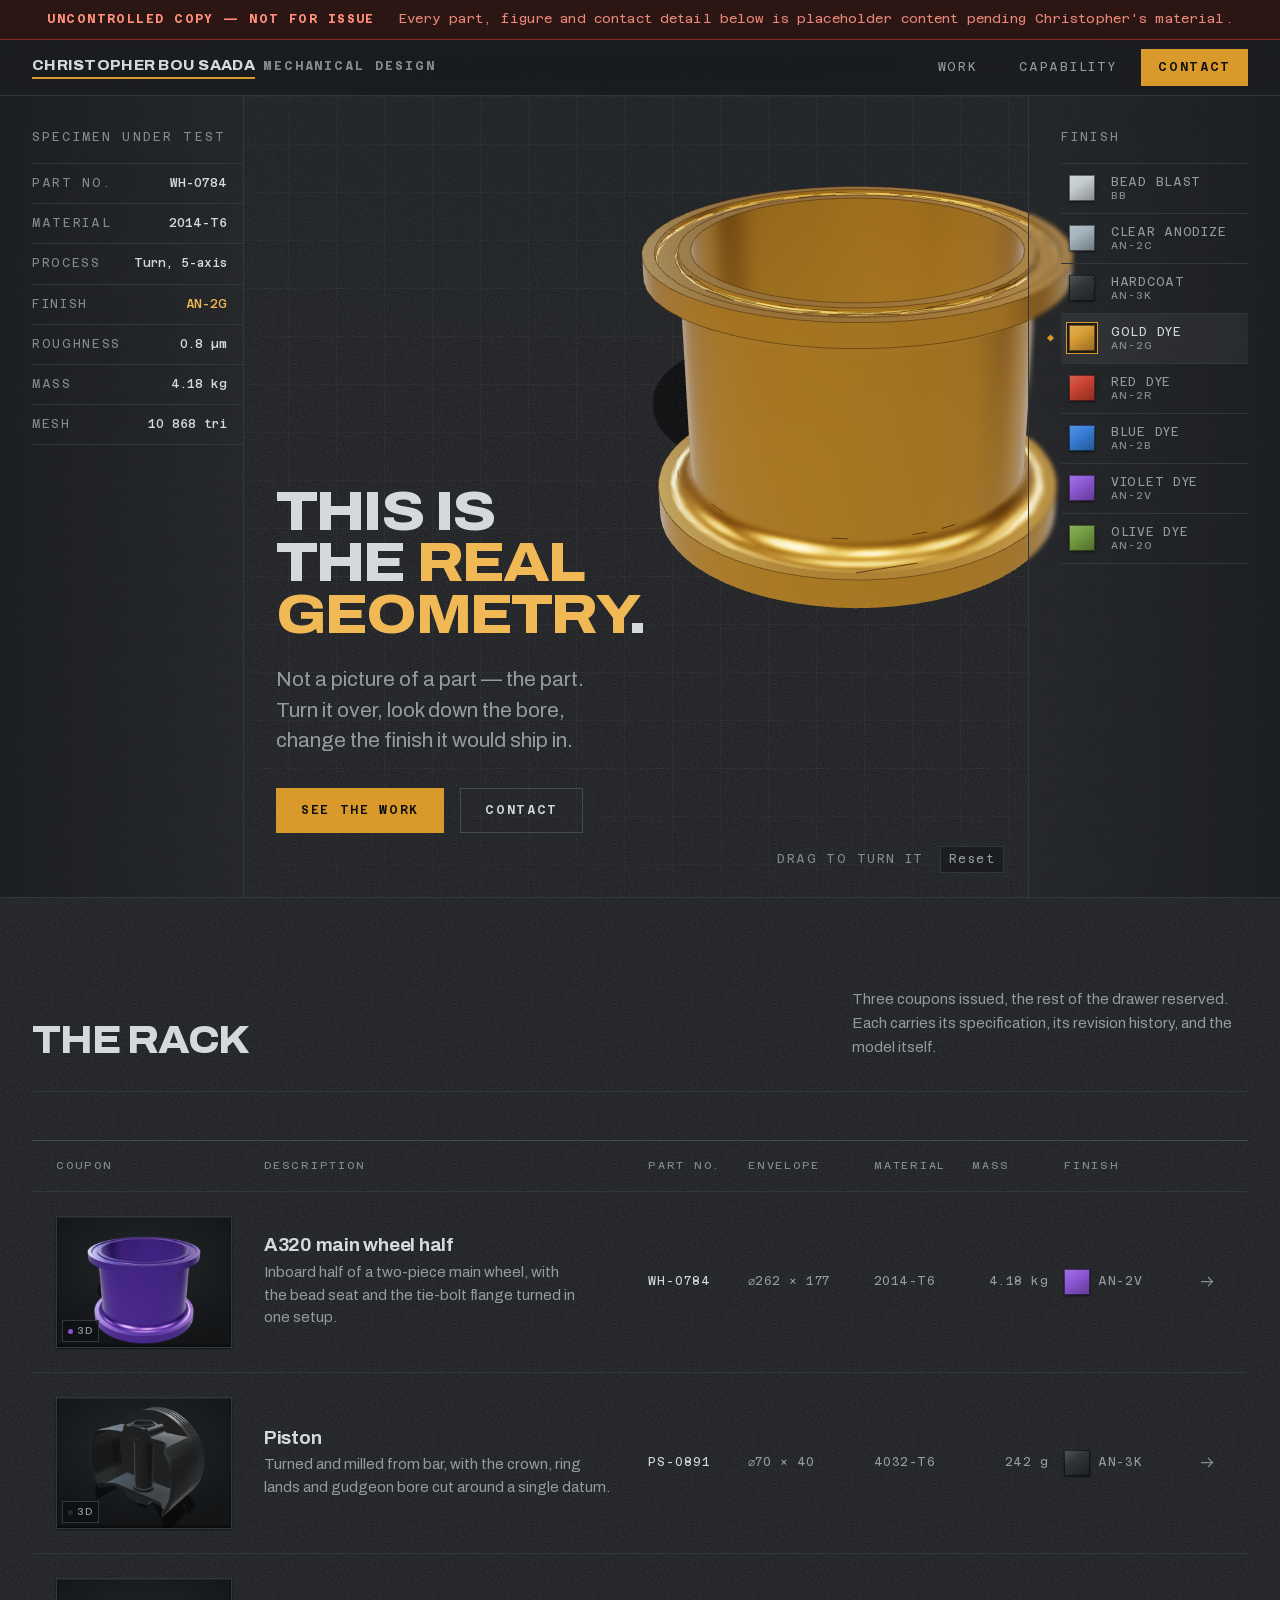
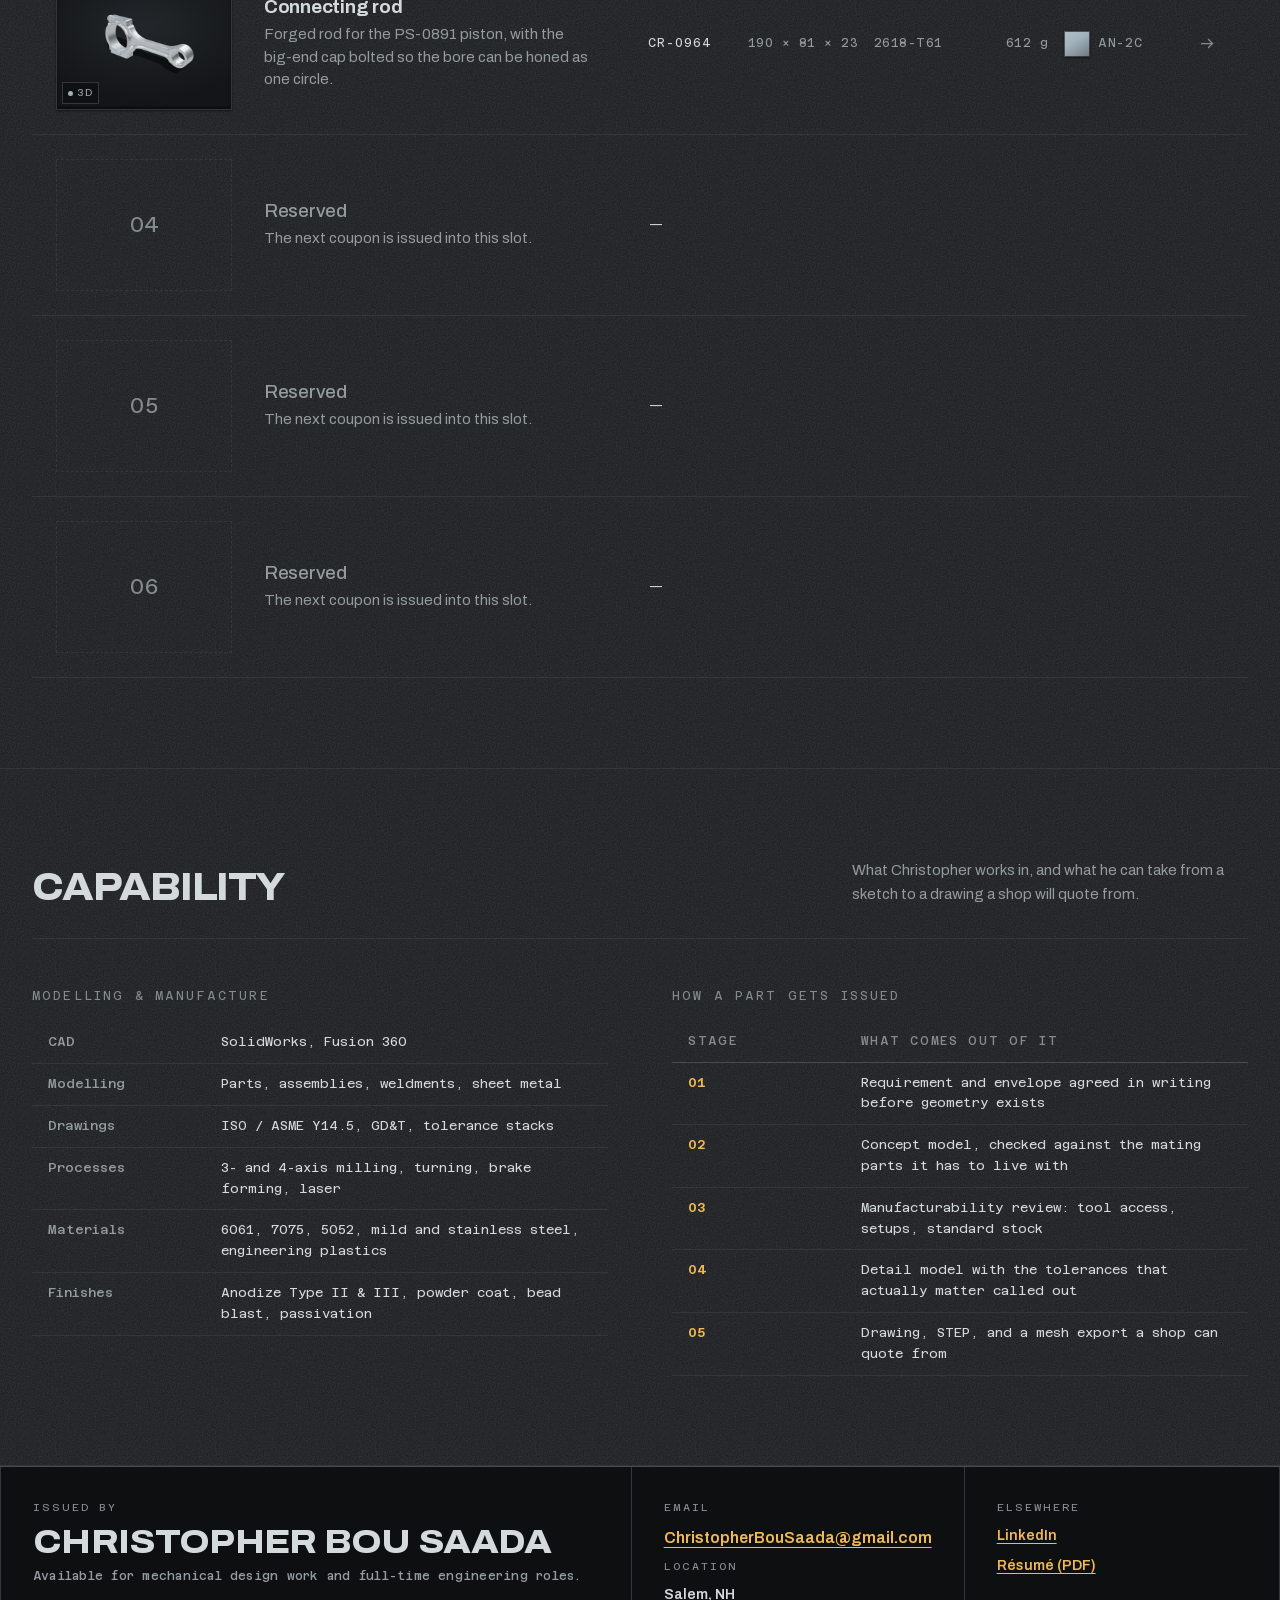
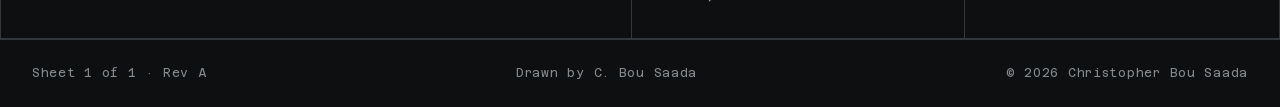
<file: index.html>
<!doctype html>
<html lang="en" class="no-js" data-finish="gold">
<head>
<meta charset="utf-8">
<meta name="viewport" content="width=device-width, initial-scale=1">
<title>Christopher Bou Saada — Mechanical Design &amp; CAD</title>
<meta name="description" content="Mechanical parts and assemblies you can rotate in the browser. Real geometry, stamped specs, and the revision history behind each part.">
<meta name="theme-color" content="#16181a">
<meta property="og:title" content="Christopher Bou Saada — Mechanical Design &amp; CAD">
<meta property="og:description" content="Mechanical parts and assemblies you can rotate in the browser. Real geometry, not renders of it.">
<meta property="og:type" content="website">
<link rel="icon" href="assets/favicon.svg" type="image/svg+xml">
<link rel="preload" href="assets/fonts/archivo-latin.woff2" as="font" type="font/woff2" crossorigin>
<link rel="preload" href="assets/fonts/azeret-mono-latin.woff2" as="font" type="font/woff2" crossorigin>
<link rel="stylesheet" href="assets/css/site.css">
<script type="importmap">
{
  "imports": {
    "three": "./vendor/three/three.module.min.js",
    "three/addons/": "./vendor/three/"
  }
}
</script>
<script defer src="assets/js/finishes.js"></script>
<script defer src="assets/js/site.js"></script>
</head>
<body>
<!--
DIRECTION CONTRACT
THESIS: Every project is a machined sample coupon you can pick up and re-finish, not a render tile; this refuses the dark portfolio grid of glowing cards.
OWN-WORLD: Type III hardcoat graphite ground, bead-blast aluminium type, a full Type II anodize dye rack carrying the page accent; Archivo stamped wide, Azeret Mono spec rows; drilled coupons, hairline rules, one 8px cell governing every dimension.
STORY: A recruiter sees real geometry turning, grabs it, changes its finish, reads the revision table, and mails Christopher.
FIRST VIEWPORT: Full-bleed datum field; the specimen seated upper-right; the spec stamp column pinned left; the dye rack pinned right; headline and primary action seated in the composed lower-left void.
FORM: The Finish Sample Card, candidate 6 of 7 grounded directions, seed key 66124021.
FINISH: unreviewed and undocumented is unfinished; this build ends with the finish review, the verdict, and DESIGN.md
-->
<a class="skip" href="#work">Skip to the work</a>

<!-- PLACEHOLDER MARKER. Delete this block once Christopher's real material is in. -->
<div class="issue-strip">
  <b>Uncontrolled copy — not for issue</b>
  <span>Every part, figure and contact detail below is placeholder content pending Christopher's material.</span>
</div>

<header class="nameplate">
  <a class="nameplate__mark" href="#top">
    <b>Christopher Bou Saada</b>
    <em>Mechanical design</em>
  </a>
  <nav class="nameplate__nav" aria-label="Primary">
    <a href="#work">Work</a>
    <a href="#capability" class="hide-sm">Capability</a>
    <a href="#contact" class="is-primary">Contact</a>
  </nav>
</header>

<main id="top">

  <!-- ======================================================= the specimen -->
  <section class="coupon-test" aria-labelledby="hero-title">
    <div class="coupon-test__field" aria-hidden="true"></div>

    <div class="viewer viewer--hero"
         data-model="assets/models/wh-0784-main-wheel.glb"
         data-shift="-0.17,0.15"
         data-fit="1.72"
         data-fit-portrait="1.3"
         data-zoom="off">
      <img class="viewer__poster" src="assets/renders/wh-0784-main-wheel.webp"
           alt="Rendered view of the WH-0784 A320 main wheel half: a turned aluminium hub with a bead seat and a scalloped tie-bolt flange.">
      <canvas class="viewer__canvas" tabindex="0" role="application"
              aria-label="Interactive 3D model of part WH-0784. Drag to turn the part and view it from any angle. With the keyboard: arrow keys turn it, plus and minus zoom, R resets the view. Open the part's page to zoom with the wheel."></canvas>
      <div class="viewer__state" data-state-el>
        <span data-state-text>Loading specimen</span>
        <span class="viewer__bar"><i></i></span>
      </div>
      <div class="viewer__readout">
        <span>Drag to turn it</span>
        <button type="button" class="viewer__reset">Reset</button>
      </div>
    </div>

    <div class="specstamp">
      <p class="specstamp__head">Specimen under test</p>
      <dl>
        <div><dt>Part no.</dt><dd>WH-0784</dd></div>
        <div><dt>Material</dt><dd>2014-T6</dd></div>
        <div><dt>Process</dt><dd>Turn, 5-axis</dd></div>
        <div><dt>Finish</dt><dd data-live-finish>AN-2G</dd></div>
        <div><dt>Roughness</dt><dd data-live-ra>0.8 µm</dd></div>
        <div><dt>Mass</dt><dd>4.18 kg</dd></div>
        <div><dt>Mesh</dt><dd>10 868 tri</dd></div>
      </dl>
    </div>

    <div class="dyerack">
      <p class="dyerack__head" id="dye-rack-label">Finish</p>
      <div class="dyerack__list" role="group" aria-labelledby="dye-rack-label">
        <button type="button" class="chip" data-finish="natural" style="--chip:#c3cacd" aria-pressed="false">
          <span>Bead blast<small>BB</small></span>
        </button>
        <button type="button" class="chip" data-finish="clear" style="--chip:#9fb0ba" aria-pressed="false">
          <span>Clear anodize<small>AN-2C</small></span>
        </button>
        <button type="button" class="chip" data-finish="black" style="--chip:#2a2d30" aria-pressed="false">
          <span>Hardcoat<small>AN-3K</small></span>
        </button>
        <button type="button" class="chip" data-finish="gold" style="--chip:#d99a2b" aria-pressed="true">
          <span>Gold dye<small>AN-2G</small></span>
        </button>
        <button type="button" class="chip" data-finish="red" style="--chip:#c93c2b" aria-pressed="false">
          <span>Red dye<small>AN-2R</small></span>
        </button>
        <button type="button" class="chip" data-finish="blue" style="--chip:#2f79d8" aria-pressed="false">
          <span>Blue dye<small>AN-2B</small></span>
        </button>
        <button type="button" class="chip" data-finish="violet" style="--chip:#8a52d6" aria-pressed="false">
          <span>Violet dye<small>AN-2V</small></span>
        </button>
        <button type="button" class="chip" data-finish="olive" style="--chip:#6f9a3a" aria-pressed="false">
          <span>Olive dye<small>AN-2O</small></span>
        </button>
      </div>
    </div>

    <div class="coupon-test__say">
      <h1 class="display" id="hero-title">This is the <i>real geometry</i>.</h1>
      <p class="lede">Not a picture of a part — the part. Turn it over, look down the bore,
        change the finish it would ship in.</p>
      <p class="nojs-note stamp mt-4">3D requires JavaScript. Every part is shown as a rendered plate below.</p>
      <div class="coupon-test__actions">
        <a class="btn" href="#work">See the work</a>
        <a class="btn btn--ghost" href="#contact">Contact</a>
      </div>
    </div>
  </section>

  <!-- ============================================================= the rack -->
  <section class="band" id="work" aria-labelledby="work-title">
    <div class="wrap">
      <div class="band__head">
        <h2 class="display" id="work-title">The rack</h2>
        <p>Three coupons issued, the rest of the drawer reserved. Each carries its
          specification, its revision history, and the model itself.</p>
      </div>

      <div class="register">
        <div class="register__head" aria-hidden="true">
          <span>Coupon</span>
          <span>Description</span>
          <span><span>Part no.</span><span>Envelope</span><span>Material</span><span>Mass</span></span>
          <span>Finish</span>
          <span></span>
        </div>

        <a class="row seat" href="projects/wh-0784/" style="--chip:#8a52d6">
          <span class="row__plate">
            <img src="assets/renders/wh-0784-main-wheel.webp" alt="" loading="lazy" width="960" height="720">
            <span class="row__live">3D</span>
          </span>
          <span class="row__id">
            <b>A320 main wheel half</b>
            <i>Inboard half of a two-piece main wheel, with the bead seat and the tie-bolt flange turned in one setup.</i>
          </span>
          <span class="row__spec">
            <span class="pn">WH-0784</span>
            <span class="env">⌀262 × 177</span>
            <span>2014-T6</span>
            <span class="mass">4.18 kg</span>
          </span>
          <span class="row__fin">AN-2V</span>
          <svg class="ico" width="15" height="15" viewBox="0 0 15 15" fill="none" aria-hidden="true"><path d="M1.5 7.5h11M8.5 3.5l4 4-4 4" stroke="currentColor" stroke-width="1.25" stroke-linecap="square"/></svg>
        </a>

        <a class="row seat" href="projects/ps-0891/" style="--chip:#2a2d30">
          <span class="row__plate">
            <img src="assets/renders/ps-0891-piston.webp" alt="" loading="lazy" width="960" height="720">
            <span class="row__live">3D</span>
          </span>
          <span class="row__id">
            <b>Piston</b>
            <i>Turned and milled from bar, with the crown, ring lands and gudgeon bore cut around a single datum.</i>
          </span>
          <span class="row__spec">
            <span class="pn">PS-0891</span>
            <span class="env">⌀70 × 40</span>
            <span>4032-T6</span>
            <span class="mass">242 g</span>
          </span>
          <span class="row__fin">AN-3K</span>
          <svg class="ico" width="15" height="15" viewBox="0 0 15 15" fill="none" aria-hidden="true"><path d="M1.5 7.5h11M8.5 3.5l4 4-4 4" stroke="currentColor" stroke-width="1.25" stroke-linecap="square"/></svg>
        </a>

        <a class="row seat" href="projects/cr-0964/" style="--chip:#9fb0ba">
          <span class="row__plate">
            <img src="assets/renders/cr-0964-connecting-rod.webp" alt="" loading="lazy" width="960" height="720">
            <span class="row__live">3D</span>
          </span>
          <span class="row__id">
            <b>Connecting rod</b>
            <i>Forged rod for the PS-0891 piston, with the big-end cap bolted so the bore can be honed as one circle.</i>
          </span>
          <span class="row__spec">
            <span class="pn">CR-0964</span>
            <span class="env">190 × 81 × 23</span>
            <span>2618-T61</span>
            <span class="mass">612 g</span>
          </span>
          <span class="row__fin">AN-2C</span>
          <svg class="ico" width="15" height="15" viewBox="0 0 15 15" fill="none" aria-hidden="true"><path d="M1.5 7.5h11M8.5 3.5l4 4-4 4" stroke="currentColor" stroke-width="1.25" stroke-linecap="square"/></svg>
        </a>

        <div class="row row--ghost seat">
          <span class="row__plate"><span>04</span></span>
          <span class="row__id">
            <b>Reserved</b>
            <i>The next coupon is issued into this slot.</i>
          </span>
          <span class="row__spec"><span class="pn">—</span></span>
        </div>

        <div class="row row--ghost seat">
          <span class="row__plate"><span>05</span></span>
          <span class="row__id">
            <b>Reserved</b>
            <i>The next coupon is issued into this slot.</i>
          </span>
          <span class="row__spec"><span class="pn">—</span></span>
        </div>

        <div class="row row--ghost seat">
          <span class="row__plate"><span>06</span></span>
          <span class="row__id">
            <b>Reserved</b>
            <i>The next coupon is issued into this slot.</i>
          </span>
          <span class="row__spec"><span class="pn">—</span></span>
        </div>

      </div>
    </div>
  </section>

  <!-- ======================================================== capability -->
  <section class="band" id="capability" aria-labelledby="cap-title">
    <div class="wrap">
      <div class="band__head">
        <h2 class="display" id="cap-title">Capability</h2>
        <p>What Christopher works in, and what he can take from a sketch to a
          drawing a shop will quote from.</p>
      </div>

      <div class="two-col">
        <table class="spectable">
          <caption>Modelling &amp; manufacture</caption>
          <tbody>
            <tr><th scope="row">CAD</th><td>SolidWorks, Fusion 360</td></tr>
            <tr><th scope="row">Modelling</th><td>Parts, assemblies, weldments, sheet metal</td></tr>
            <tr><th scope="row">Drawings</th><td>ISO / ASME Y14.5, GD&amp;T, tolerance stacks</td></tr>
            <tr><th scope="row">Processes</th><td>3- and 4-axis milling, turning, brake forming, laser</td></tr>
            <tr><th scope="row">Materials</th><td>6061, 7075, 5052, mild and stainless steel, engineering plastics</td></tr>
            <tr><th scope="row">Finishes</th><td>Anodize Type II &amp; III, powder coat, bead blast, passivation</td></tr>
          </tbody>
        </table>

        <table class="spectable">
          <caption>How a part gets issued</caption>
          <thead>
            <tr><th scope="col">Stage</th><th scope="col">What comes out of it</th></tr>
          </thead>
          <tbody>
            <tr><th scope="row" class="rev">01</th><td>Requirement and envelope agreed in writing before geometry exists</td></tr>
            <tr><th scope="row" class="rev">02</th><td>Concept model, checked against the mating parts it has to live with</td></tr>
            <tr><th scope="row" class="rev">03</th><td>Manufacturability review: tool access, setups, standard stock</td></tr>
            <tr><th scope="row" class="rev">04</th><td>Detail model with the tolerances that actually matter called out</td></tr>
            <tr><th scope="row" class="rev">05</th><td>Drawing, STEP, and a mesh export a shop can quote from</td></tr>
          </tbody>
        </table>
      </div>
    </div>
  </section>

</main>

<!-- ========================================================== title block -->
<footer class="titleblock" id="contact">
  <div class="titleblock__grid">
    <div class="titleblock__cell titleblock__issuer">
      <span class="k">Issued by</span>
      <span class="v">Christopher Bou Saada</span>
      <p class="stamp" style="text-transform:none;letter-spacing:0.02em;line-height:1.6">
        Available for mechanical design work and full-time engineering roles.
      </p>
    </div>
    <div class="titleblock__cell">
      <span class="k">Email</span>
      <span class="v"><a href="mailto:ChristopherBouSaada@gmail.com">ChristopherBouSaada@gmail.com</a></span>
      <span class="k">Location</span>
      <span class="v" style="font-size:0.875rem">Salem, NH</span>
    </div>
    <div class="titleblock__cell">
      <span class="k">Elsewhere</span>
      <span class="v" style="font-size:0.875rem"><a href="https://www.linkedin.com/in/chris-bou-saada/" target="_blank" rel="noopener">LinkedIn</a></span>
      <span class="v" style="font-size:0.875rem"><a href="assets/christopher-bou-saada-resume.pdf" target="_blank" rel="noopener">Résumé (PDF)</a></span>
    </div>
  </div>
  <div class="titleblock__foot">
    <span>Sheet 1 of 1 · Rev A</span>
    <span>Drawn by C. Bou Saada</span>
    <span>&copy; <span data-year>2026</span> Christopher Bou Saada</span>
  </div>
</footer>

<div id="finish-live" class="vh" role="status" aria-live="polite"></div>
</body>
</html>
</file>
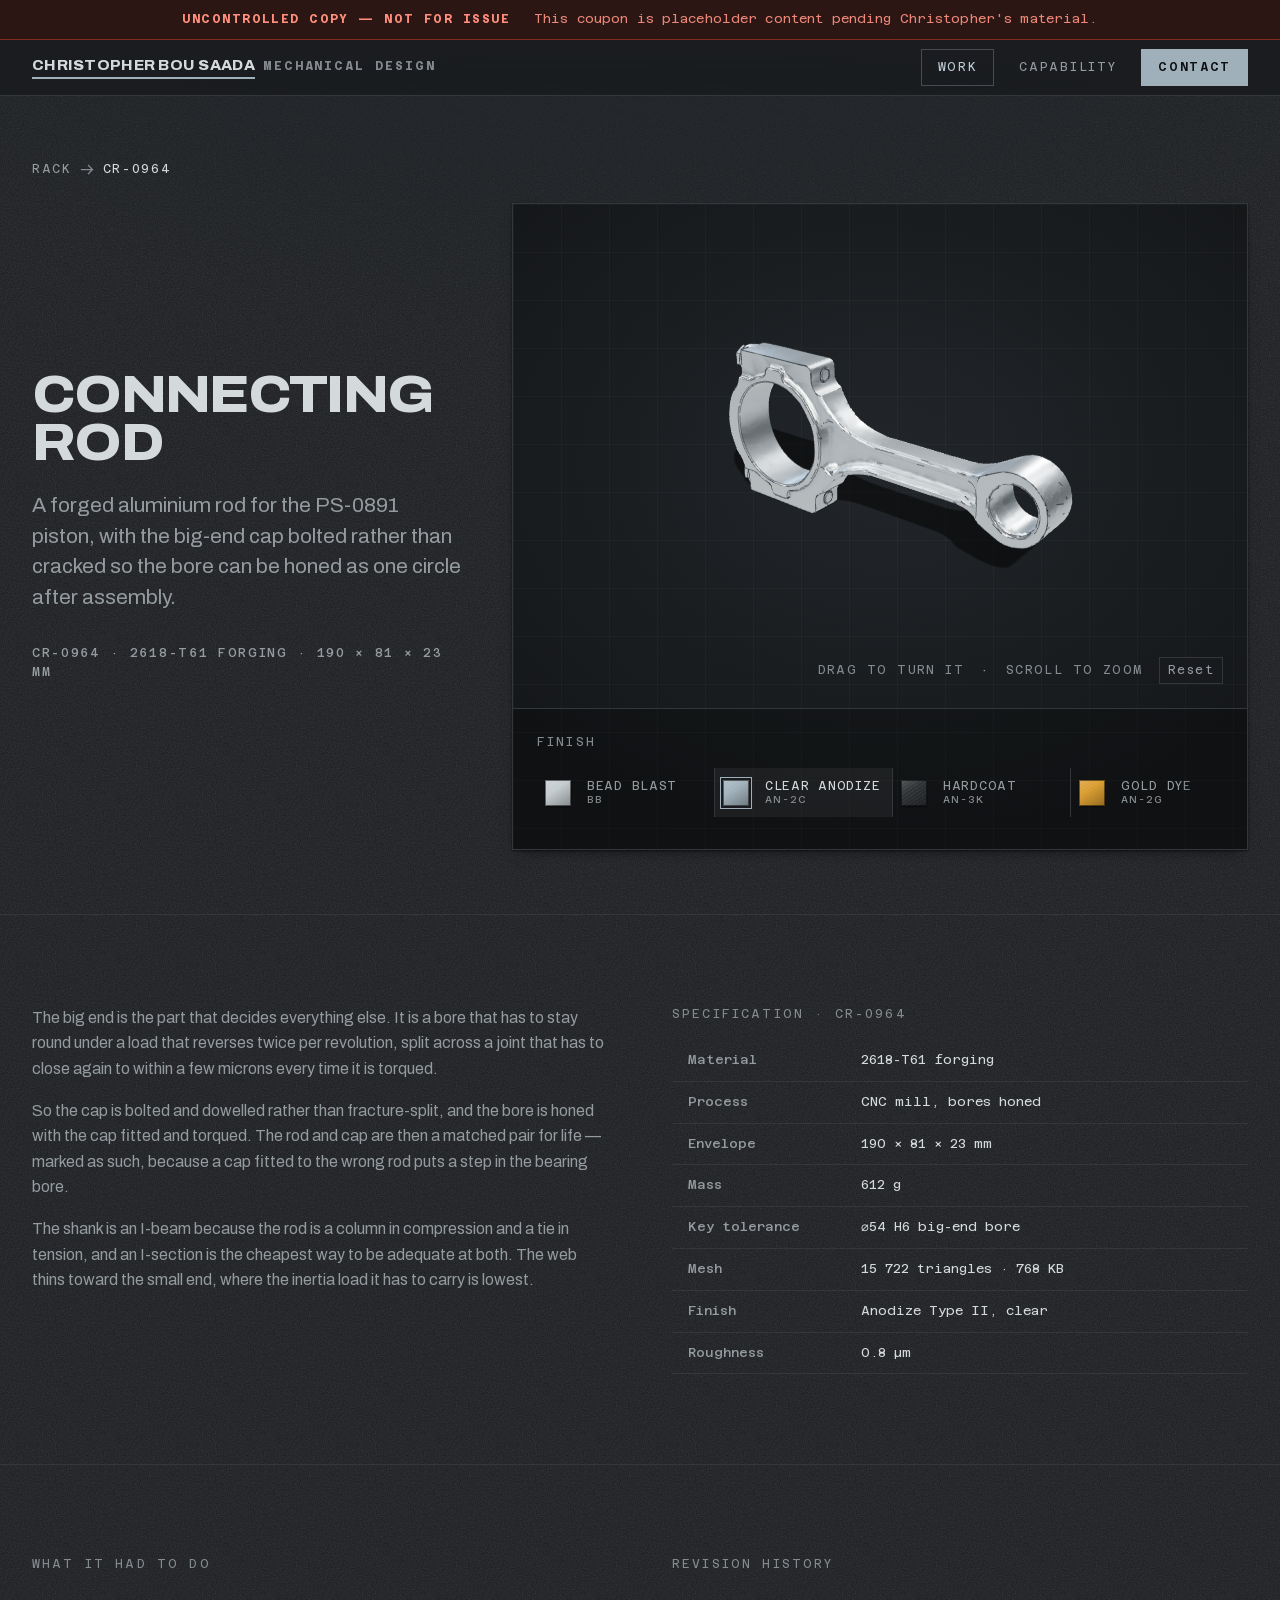
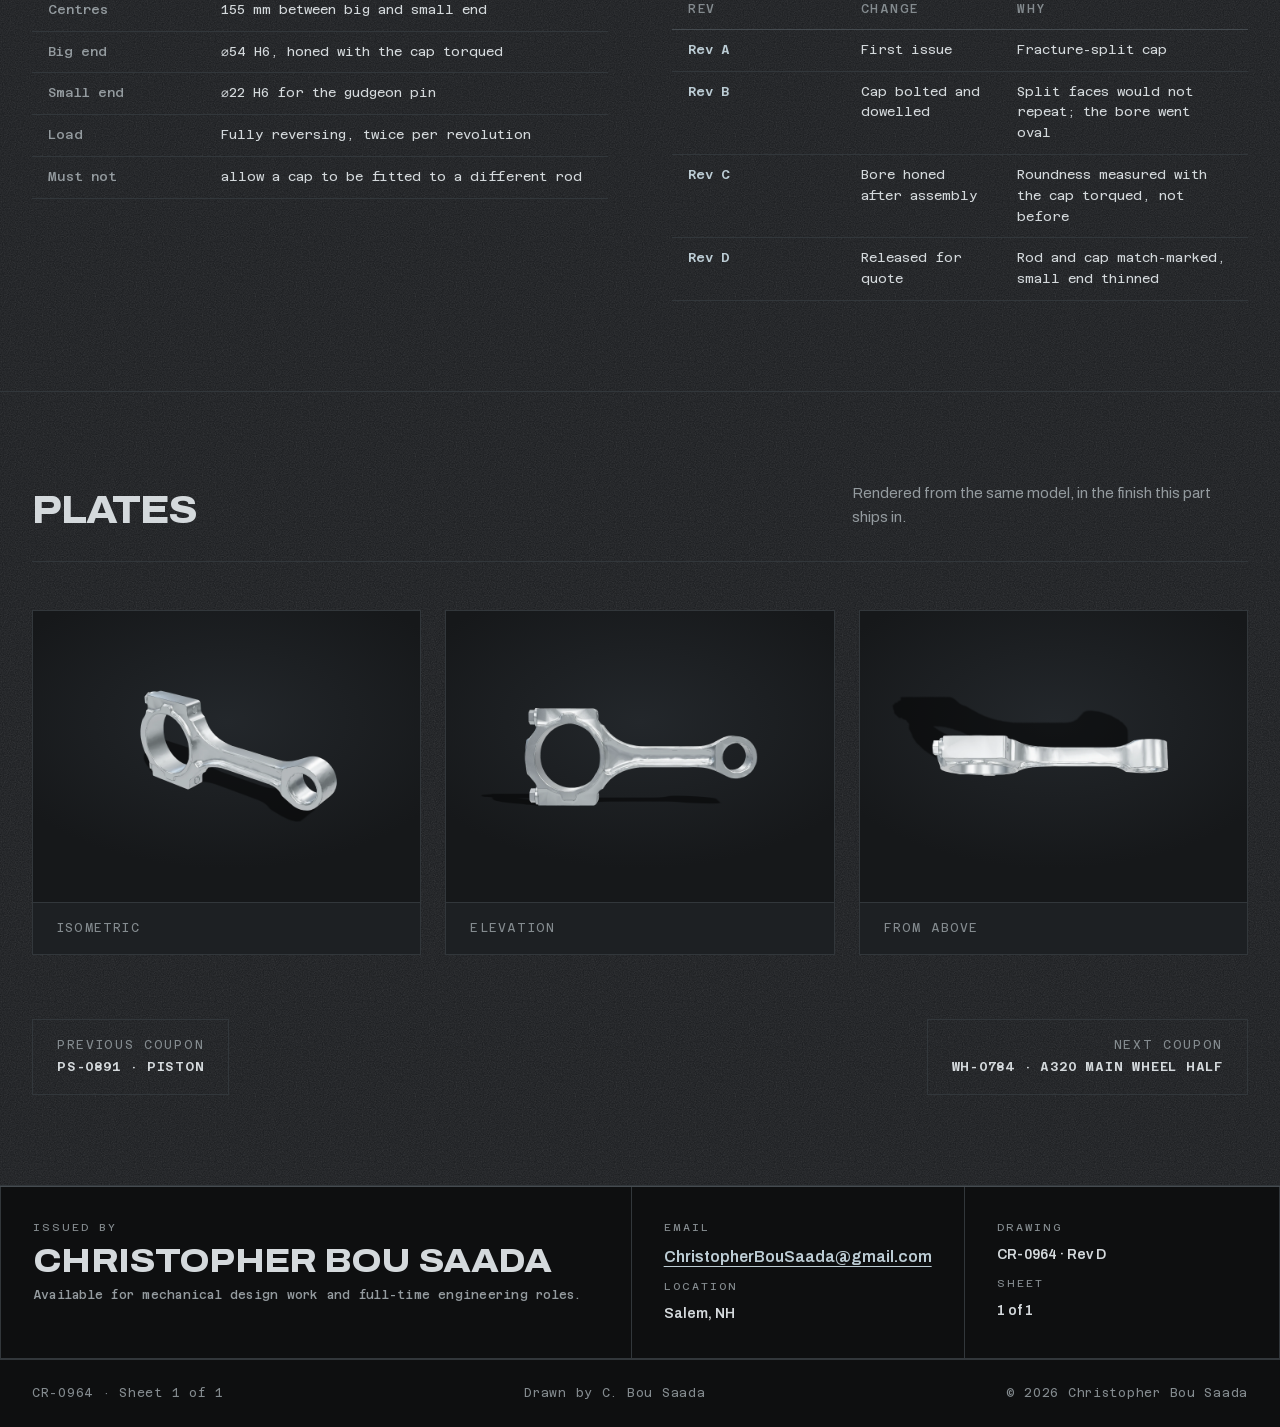
<file: projects/cr-0964/index.html>
<!doctype html>
<html lang="en" class="no-js" data-finish="clear">
<head>
<meta charset="utf-8">
<meta name="viewport" content="width=device-width, initial-scale=1">
<title>Connecting rod · CR-0964 — Christopher Bou Saada</title>
<meta name="description" content="A forged aluminium rod for the PS-0891 piston, with the big-end cap bolted rather than cracked so the bore can be honed as one circle after assembly.">
<meta name="theme-color" content="#16181a">
<meta property="og:title" content="Connecting rod · CR-0964">
<meta property="og:description" content="A forged aluminium rod for the PS-0891 piston, with the big-end cap bolted rather than cracked so the bore can be honed as one circle after assembly.">
<meta property="og:type" content="article">
<link rel="icon" href="../../assets/favicon.svg" type="image/svg+xml">
<link rel="preload" href="../../assets/fonts/archivo-latin.woff2" as="font" type="font/woff2" crossorigin>
<link rel="preload" href="../../assets/fonts/azeret-mono-latin.woff2" as="font" type="font/woff2" crossorigin>
<link rel="stylesheet" href="../../assets/css/site.css">
<script type="importmap">
{
  "imports": {
    "three": "../../vendor/three/three.module.min.js",
    "three/addons/": "../../vendor/three/"
  }
}
</script>
<script defer src="../../assets/js/finishes.js"></script>
<script defer src="../../assets/js/site.js"></script>
</head>
<body>
<!--
DIRECTION CONTRACT
THESIS: Every project is a machined sample coupon you can pick up and re-finish, not a render tile; this refuses the dark portfolio grid of glowing cards.
OWN-WORLD: Type III hardcoat graphite ground, bead-blast aluminium type, a full Type II anodize dye rack carrying the page accent; Archivo stamped wide, Azeret Mono spec rows; drilled coupons, hairline rules, one 8px cell governing every dimension.
STORY: A recruiter reads what the part had to do, turns the geometry, and follows the revision table to see how the engineer thinks.
FIRST VIEWPORT: The coupon's own sheet — title and lede left, the full specification stacked right, the specimen viewer running full width beneath with its dye rack.
FORM: The Finish Sample Card, candidate 6 of 7 grounded directions, seed key 66124021.
FINISH: unreviewed and undocumented is unfinished; this build ends with the finish review, the verdict, and DESIGN.md
-->
<a class="skip" href="#specimen">Skip to the specimen</a>

<!-- PLACEHOLDER MARKER. Delete this block once Christopher's real material is in. -->
<div class="issue-strip">
  <b>Uncontrolled copy — not for issue</b>
  <span>This coupon is placeholder content pending Christopher's material.</span>
</div>

<header class="nameplate">
  <a class="nameplate__mark" href="../../">
    <b>Christopher Bou Saada</b>
    <em>Mechanical design</em>
  </a>
  <nav class="nameplate__nav" aria-label="Primary">
    <a href="../../#work" aria-current="page">Work</a>
    <a href="../../#capability" class="hide-sm">Capability</a>
    <a href="../../#contact" class="is-primary">Contact</a>
  </nav>
</header>

<main>
  <section class="band band--tight">
    <div class="wrap">
      <nav class="crumbs" aria-label="Breadcrumb">
        <a href="../../">Rack</a>
        <svg class="ico" width="15" height="15" viewBox="0 0 15 15" fill="none" aria-hidden="true"><path d="M1.5 7.5h11M8.5 3.5l4 4-4 4" stroke="currentColor" stroke-width="1.25" stroke-linecap="square"/></svg>
        <span aria-current="page">CR-0964</span>
      </nav>

      <div class="sheet sheet--specimen">
        <div class="sheet__title">
          <h1 class="display">Connecting rod</h1>
          <p class="lede">A forged aluminium rod for the PS-0891 piston, with the big-end cap bolted rather than cracked so the bore can be honed as one circle after assembly.</p>
          <p class="stamp mt-4">CR-0964 &middot; 2618-T61 forging &middot; 190 &times; 81 &times; 23 mm</p>
        </div>

        <div class="specimen" id="specimen">
          <div class="viewer"
               data-model="../../assets/models/cr-0964-connecting-rod.stl"
               data-fit="1.12">
            <img class="viewer__poster" src="../../assets/renders/cr-0964-connecting-rod.webp"
                 alt="Rendered isometric view of CR-0964, connecting rod.">
            <canvas class="viewer__canvas" tabindex="0" role="application"
                    aria-label="Interactive 3D model of part CR-0964. Drag to turn the part and view it from any angle, scroll to zoom. With the keyboard: arrow keys turn it, plus and minus zoom, R resets the view."></canvas>
            <div class="viewer__state">
              <span data-state-text>Loading specimen</span>
              <span class="viewer__bar"><i></i></span>
            </div>
            <div class="viewer__readout">
              <span>Drag to turn it</span>
              <b>&middot;</b>
              <span class="pointer-fine">Scroll to zoom</span>
              <span class="pointer-coarse">Pinch to zoom</span>
              <button type="button" class="viewer__reset">Reset</button>
            </div>
          </div>

          <div class="dyerack dyerack--flat">
            <p class="dyerack__head" id="dye-rack-label">Finish</p>
            <div class="dyerack__list" role="group" aria-labelledby="dye-rack-label">
        <button type="button" class="chip" data-finish="natural" style="--chip:#c3cacd" aria-pressed="false">
          <span>Bead blast<small>BB</small></span>
        </button>
        <button type="button" class="chip" data-finish="clear" style="--chip:#9fb0ba" aria-pressed="true">
          <span>Clear anodize<small>AN-2C</small></span>
        </button>
        <button type="button" class="chip" data-finish="black" style="--chip:#2a2d30" aria-pressed="false">
          <span>Hardcoat<small>AN-3K</small></span>
        </button>
        <button type="button" class="chip" data-finish="gold" style="--chip:#d99a2b" aria-pressed="false">
          <span>Gold dye<small>AN-2G</small></span>
        </button>
        <button type="button" class="chip" data-finish="red" style="--chip:#c93c2b" aria-pressed="false">
          <span>Red dye<small>AN-2R</small></span>
        </button>
        <button type="button" class="chip" data-finish="blue" style="--chip:#2f79d8" aria-pressed="false">
          <span>Blue dye<small>AN-2B</small></span>
        </button>
        <button type="button" class="chip" data-finish="violet" style="--chip:#8a52d6" aria-pressed="false">
          <span>Violet dye<small>AN-2V</small></span>
        </button>
        <button type="button" class="chip" data-finish="olive" style="--chip:#6f9a3a" aria-pressed="false">
          <span>Olive dye<small>AN-2O</small></span>
        </button>
            </div>
          </div>
        </div>
      </div>
    </div>
  </section>

  <!-- ================================================== what it is -->
  <section class="band" aria-labelledby="read-title">
    <div class="wrap">
      <div class="two-col">
        <div>
          <h2 class="vh" id="read-title">About this part</h2>
          <div class="prose">
            <p>The big end is the part that decides everything else. It is a bore that has to stay round under a load that reverses twice per revolution, split across a joint that has to close again to within a few microns every time it is torqued.</p>
            <p>So the cap is bolted and dowelled rather than fracture-split, and the bore is honed with the cap fitted and torqued. The rod and cap are then a matched pair for life &mdash; marked as such, because a cap fitted to the wrong rod puts a step in the bearing bore.</p>
            <p>The shank is an I-beam because the rod is a column in compression and a tie in tension, and an I-section is the cheapest way to be adequate at both. The web thins toward the small end, where the inertia load it has to carry is lowest.</p>
          </div>
        </div>

        <table class="spectable">
          <caption>Specification &middot; CR-0964</caption>
          <tbody>
            <tr><th scope="row">Material</th><td>2618-T61 forging</td></tr>
            <tr><th scope="row">Process</th><td>CNC mill, bores honed</td></tr>
            <tr><th scope="row">Envelope</th><td>190 &times; 81 &times; 23 mm</td></tr>
            <tr><th scope="row">Mass</th><td>612 g</td></tr>
            <tr><th scope="row">Key tolerance</th><td>&#8960;54 H6 big-end bore</td></tr>
            <tr><th scope="row">Mesh</th><td>15 722 triangles &middot; 768 KB</td></tr>
            <tr><th scope="row">Finish</th><td data-live-process>&mdash;</td></tr>
            <tr><th scope="row">Roughness</th><td data-live-ra>&mdash;</td></tr>
          </tbody>
        </table>
      </div>
    </div>
  </section>

  <!-- ===================================================== back panel -->
  <section class="band" aria-labelledby="brief-title">
    <div class="wrap">
      <div class="two-col">
        <table class="spectable">
          <caption id="brief-title">What it had to do</caption>
          <tbody>
            <tr><th scope="row">Centres</th><td>155 mm between big and small end</td></tr>
            <tr><th scope="row">Big end</th><td>&#8960;54 H6, honed with the cap torqued</td></tr>
            <tr><th scope="row">Small end</th><td>&#8960;22 H6 for the gudgeon pin</td></tr>
            <tr><th scope="row">Load</th><td>Fully reversing, twice per revolution</td></tr>
            <tr><th scope="row">Must not</th><td>allow a cap to be fitted to a different rod</td></tr>
          </tbody>
        </table>

        <table class="spectable">
          <caption>Revision history</caption>
          <thead>
            <tr><th scope="col">Rev</th><th scope="col">Change</th><th scope="col">Why</th></tr>
          </thead>
          <tbody>
            <tr><th scope="row" class="rev">Rev A</th><td>First issue</td><td>Fracture-split cap</td></tr>
            <tr><th scope="row" class="rev">Rev B</th><td>Cap bolted and dowelled</td><td>Split faces would not repeat; the bore went oval</td></tr>
            <tr><th scope="row" class="rev">Rev C</th><td>Bore honed after assembly</td><td>Roundness measured with the cap torqued, not before</td></tr>
            <tr><th scope="row" class="rev">Rev D</th><td>Released for quote</td><td>Rod and cap match-marked, small end thinned</td></tr>
          </tbody>
        </table>
      </div>
    </div>
  </section>

  <!-- ===================================================== plates -->
  <section class="band" aria-labelledby="plates-title">
    <div class="wrap">
      <div class="band__head">
        <h2 class="display" id="plates-title">Plates</h2>
        <p>Rendered from the same model, in the finish this part ships in.</p>
      </div>
      <div class="plates">
        <figure class="plate seat">
          <img src="../../assets/renders/cr-0964-connecting-rod.webp" alt="Isometric view of CR-0964." loading="lazy" width="960" height="720">
          <figcaption>Isometric</figcaption>
        </figure>
        <figure class="plate seat">
          <img src="../../assets/renders/cr-0964-connecting-rod-front.webp" alt="Elevation view of CR-0964." loading="lazy" width="960" height="720">
          <figcaption>Elevation</figcaption>
        </figure>
        <figure class="plate seat">
          <img src="../../assets/renders/cr-0964-connecting-rod-top.webp" alt="View of CR-0964 from above." loading="lazy" width="960" height="720">
          <figcaption>From above</figcaption>
        </figure>
      </div>

      <nav class="pager mt-8" aria-label="Other coupons">
        <a href="../ps-0891/"><span>Previous coupon</span><b>PS-0891 · Piston</b></a>
        <a href="../wh-0784/" class="is-next"><span>Next coupon</span><b>WH-0784 · A320 main wheel half</b></a>
      </nav>
    </div>
  </section>
</main>

<footer class="titleblock" id="contact">
  <div class="titleblock__grid">
    <div class="titleblock__cell titleblock__issuer">
      <span class="k">Issued by</span>
      <span class="v">Christopher Bou Saada</span>
      <p class="stamp" style="text-transform:none;letter-spacing:0.02em;line-height:1.6">
        Available for mechanical design work and full-time engineering roles.
      </p>
    </div>
    <div class="titleblock__cell">
      <span class="k">Email</span>
      <span class="v"><a href="mailto:ChristopherBouSaada@gmail.com">ChristopherBouSaada@gmail.com</a></span>
      <span class="k">Location</span>
      <span class="v" style="font-size:0.875rem">Salem, NH</span>
    </div>
    <div class="titleblock__cell">
      <span class="k">Drawing</span>
      <span class="v" style="font-size:0.875rem">CR-0964 · Rev D</span>
      <span class="k">Sheet</span>
      <span class="v" style="font-size:0.875rem">1 of 1</span>
    </div>
  </div>
  <div class="titleblock__foot">
    <span>CR-0964 · Sheet 1 of 1</span>
    <span>Drawn by C. Bou Saada</span>
    <span>&copy; <span data-year>2026</span> Christopher Bou Saada</span>
  </div>
</footer>

<div id="finish-live" class="vh" role="status" aria-live="polite"></div>
</body>
</html>
</file>
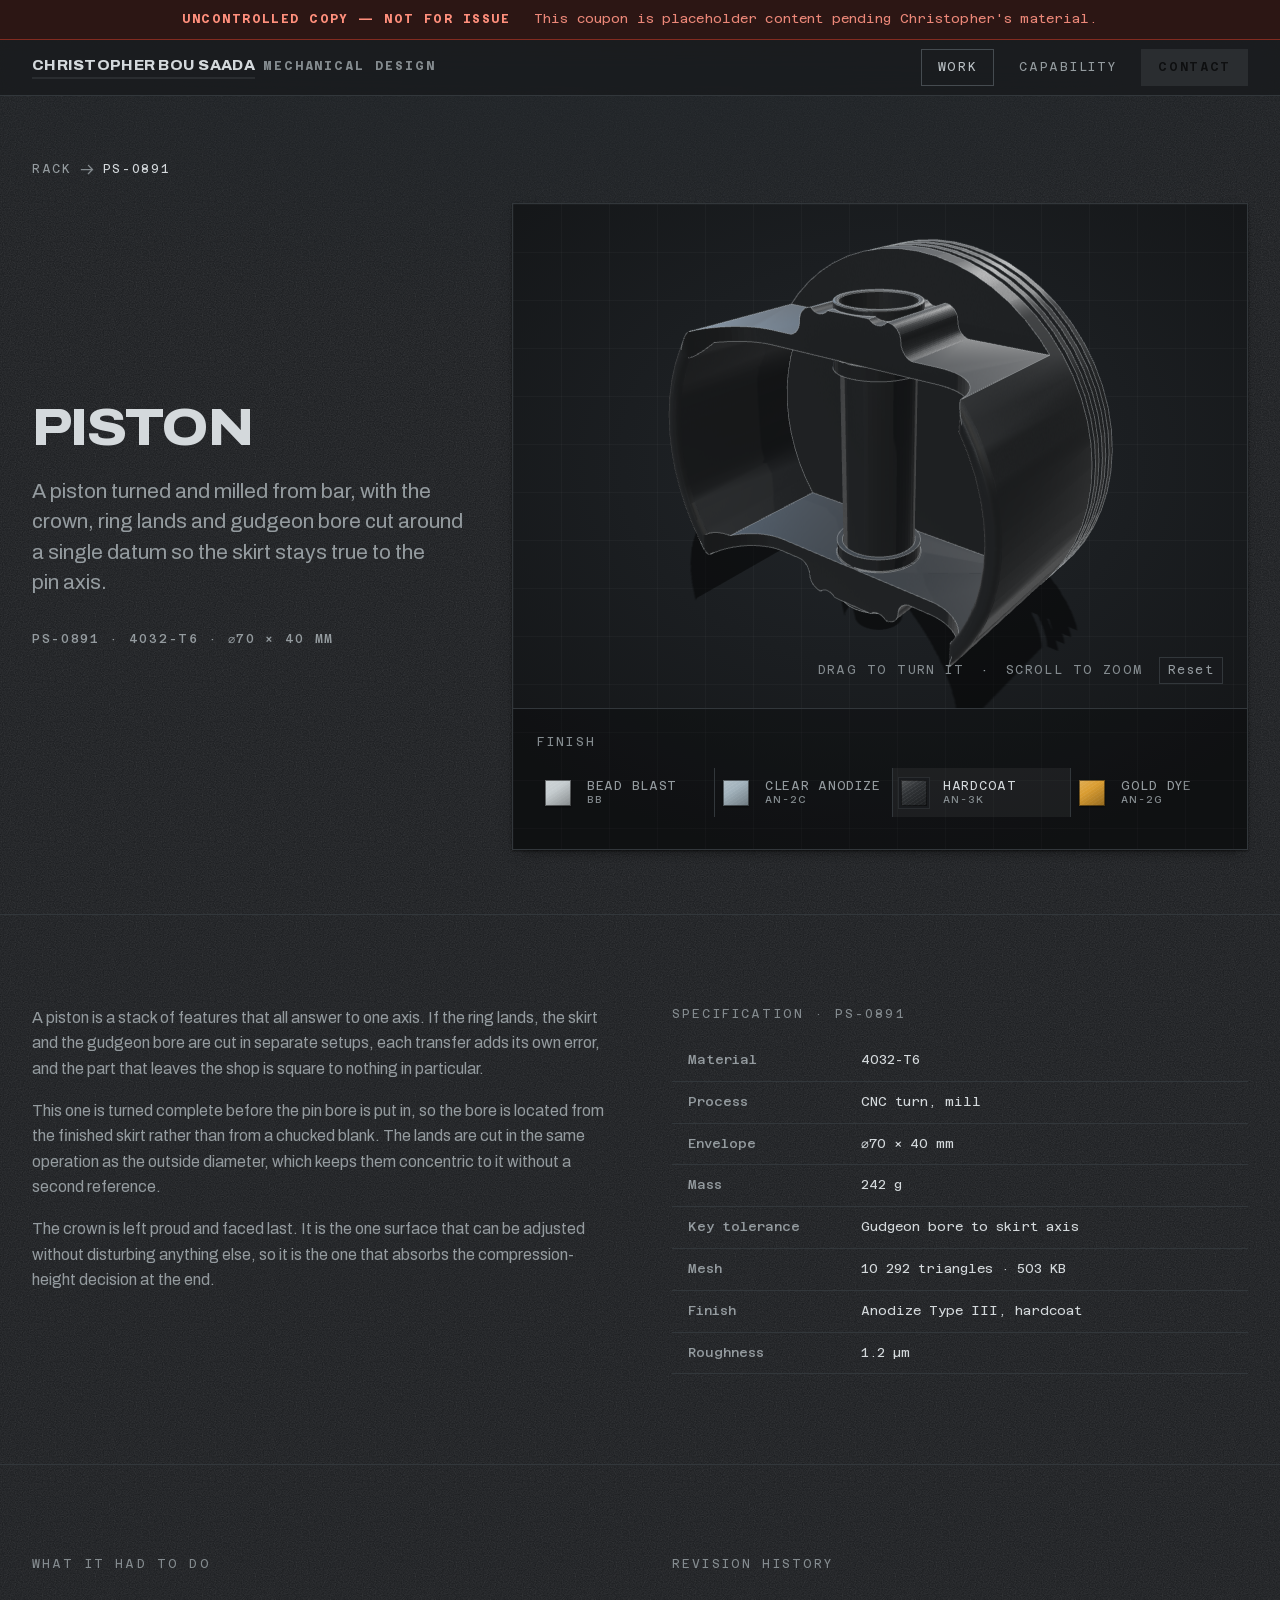
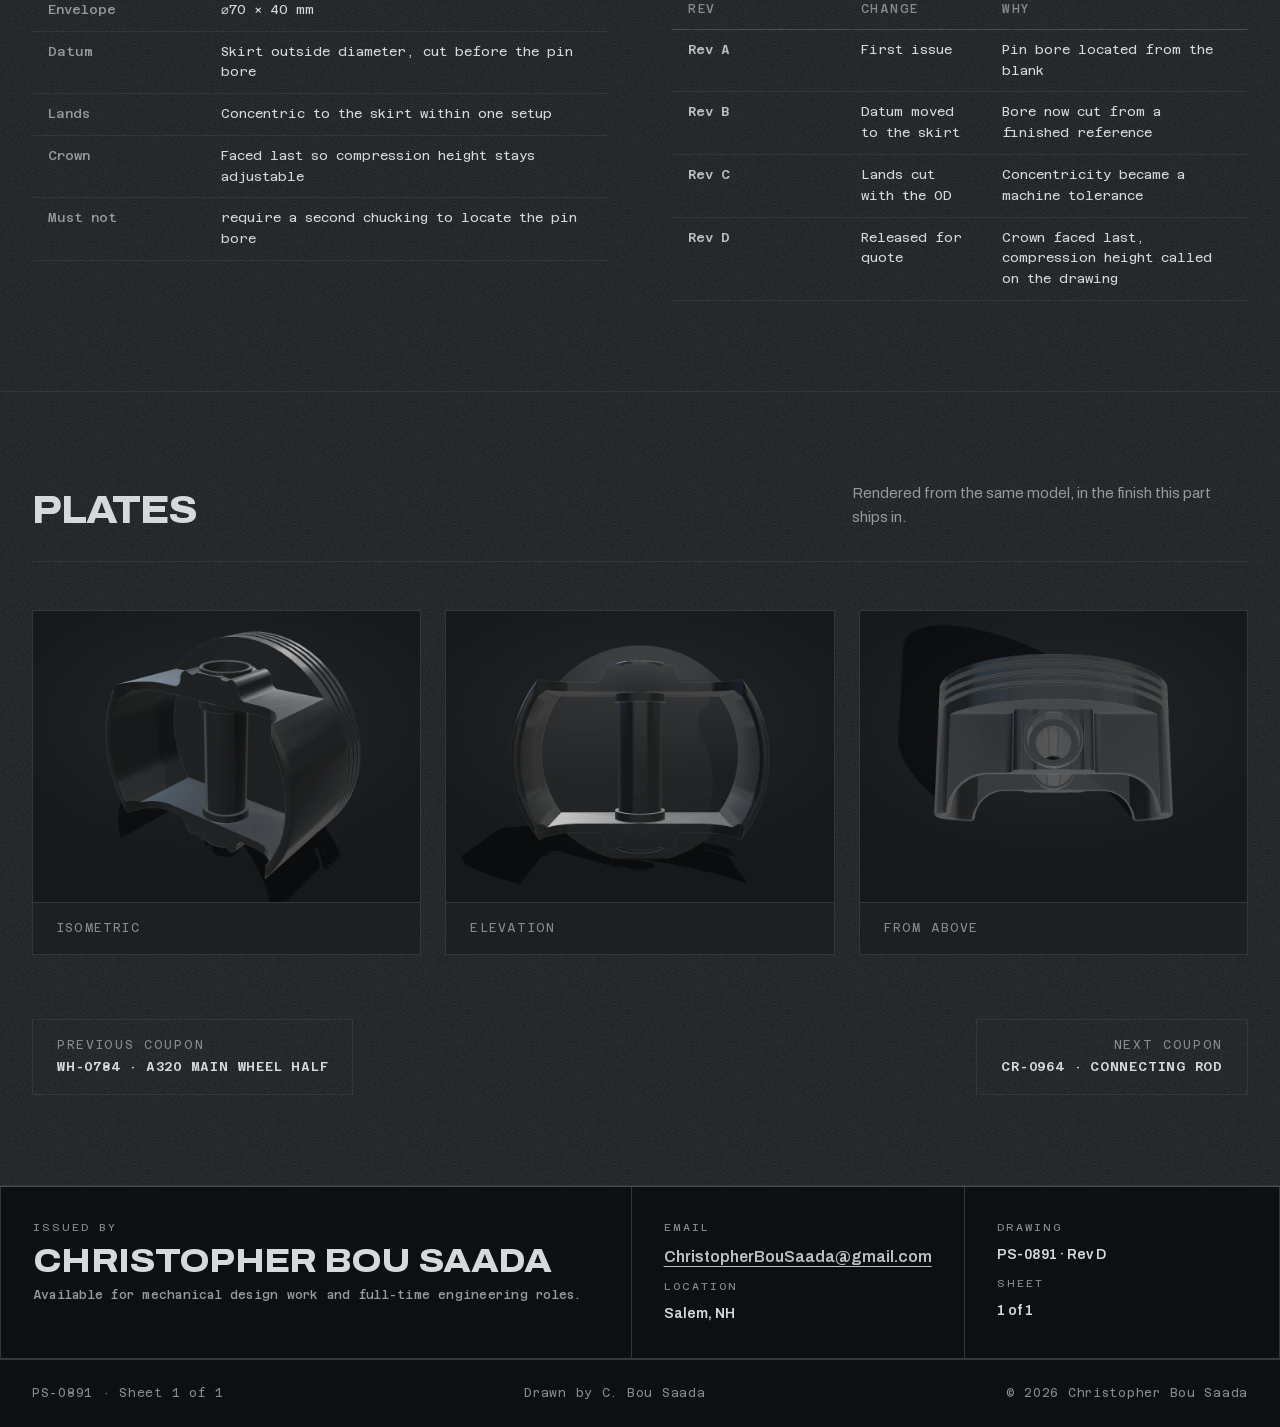
<file: projects/ps-0891/index.html>
<!doctype html>
<html lang="en" class="no-js" data-finish="black">
<head>
<meta charset="utf-8">
<meta name="viewport" content="width=device-width, initial-scale=1">
<title>Piston · PS-0891 — Christopher Bou Saada</title>
<meta name="description" content="A piston turned and milled from bar, with the crown, ring lands and gudgeon bore cut around a single datum so the skirt stays true to the pin axis.">
<meta name="theme-color" content="#16181a">
<meta property="og:title" content="Piston · PS-0891">
<meta property="og:description" content="A piston turned and milled from bar, with the crown, ring lands and gudgeon bore cut around a single datum so the skirt stays true to the pin axis.">
<meta property="og:type" content="article">
<link rel="icon" href="../../assets/favicon.svg" type="image/svg+xml">
<link rel="preload" href="../../assets/fonts/archivo-latin.woff2" as="font" type="font/woff2" crossorigin>
<link rel="preload" href="../../assets/fonts/azeret-mono-latin.woff2" as="font" type="font/woff2" crossorigin>
<link rel="stylesheet" href="../../assets/css/site.css">
<script type="importmap">
{
  "imports": {
    "three": "../../vendor/three/three.module.min.js",
    "three/addons/": "../../vendor/three/"
  }
}
</script>
<script defer src="../../assets/js/finishes.js"></script>
<script defer src="../../assets/js/site.js"></script>
</head>
<body>
<!--
DIRECTION CONTRACT
THESIS: Every project is a machined sample coupon you can pick up and re-finish, not a render tile; this refuses the dark portfolio grid of glowing cards.
OWN-WORLD: Type III hardcoat graphite ground, bead-blast aluminium type, a full Type II anodize dye rack carrying the page accent; Archivo stamped wide, Azeret Mono spec rows; drilled coupons, hairline rules, one 8px cell governing every dimension.
STORY: A recruiter reads what the part had to do, turns the geometry, and follows the revision table to see how the engineer thinks.
FIRST VIEWPORT: The coupon's own sheet — title and lede left, the full specification stacked right, the specimen viewer running full width beneath with its dye rack.
FORM: The Finish Sample Card, candidate 6 of 7 grounded directions, seed key 66124021.
FINISH: unreviewed and undocumented is unfinished; this build ends with the finish review, the verdict, and DESIGN.md
-->
<a class="skip" href="#specimen">Skip to the specimen</a>

<!-- PLACEHOLDER MARKER. Delete this block once Christopher's real material is in. -->
<div class="issue-strip">
  <b>Uncontrolled copy — not for issue</b>
  <span>This coupon is placeholder content pending Christopher's material.</span>
</div>

<header class="nameplate">
  <a class="nameplate__mark" href="../../">
    <b>Christopher Bou Saada</b>
    <em>Mechanical design</em>
  </a>
  <nav class="nameplate__nav" aria-label="Primary">
    <a href="../../#work" aria-current="page">Work</a>
    <a href="../../#capability" class="hide-sm">Capability</a>
    <a href="../../#contact" class="is-primary">Contact</a>
  </nav>
</header>

<main>
  <section class="band band--tight">
    <div class="wrap">
      <nav class="crumbs" aria-label="Breadcrumb">
        <a href="../../">Rack</a>
        <svg class="ico" width="15" height="15" viewBox="0 0 15 15" fill="none" aria-hidden="true"><path d="M1.5 7.5h11M8.5 3.5l4 4-4 4" stroke="currentColor" stroke-width="1.25" stroke-linecap="square"/></svg>
        <span aria-current="page">PS-0891</span>
      </nav>

      <div class="sheet sheet--specimen">
        <div class="sheet__title">
          <h1 class="display">Piston</h1>
          <p class="lede">A piston turned and milled from bar, with the crown, ring lands and gudgeon bore cut around a single datum so the skirt stays true to the pin axis.</p>
          <p class="stamp mt-4">PS-0891 &middot; 4032-T6 &middot; &#8960;70 &times; 40 mm</p>
        </div>

        <div class="specimen" id="specimen">
          <div class="viewer"
               data-model="../../assets/models/ps-0891-piston.stl"
               data-fit="1.12">
            <img class="viewer__poster" src="../../assets/renders/ps-0891-piston.webp"
                 alt="Rendered isometric view of PS-0891, piston.">
            <canvas class="viewer__canvas" tabindex="0" role="application"
                    aria-label="Interactive 3D model of part PS-0891. Drag to turn the part and view it from any angle, scroll to zoom. With the keyboard: arrow keys turn it, plus and minus zoom, R resets the view."></canvas>
            <div class="viewer__state">
              <span data-state-text>Loading specimen</span>
              <span class="viewer__bar"><i></i></span>
            </div>
            <div class="viewer__readout">
              <span>Drag to turn it</span>
              <b>&middot;</b>
              <span class="pointer-fine">Scroll to zoom</span>
              <span class="pointer-coarse">Pinch to zoom</span>
              <button type="button" class="viewer__reset">Reset</button>
            </div>
          </div>

          <div class="dyerack dyerack--flat">
            <p class="dyerack__head" id="dye-rack-label">Finish</p>
            <div class="dyerack__list" role="group" aria-labelledby="dye-rack-label">
        <button type="button" class="chip" data-finish="natural" style="--chip:#c3cacd" aria-pressed="false">
          <span>Bead blast<small>BB</small></span>
        </button>
        <button type="button" class="chip" data-finish="clear" style="--chip:#9fb0ba" aria-pressed="false">
          <span>Clear anodize<small>AN-2C</small></span>
        </button>
        <button type="button" class="chip" data-finish="black" style="--chip:#2a2d30" aria-pressed="true">
          <span>Hardcoat<small>AN-3K</small></span>
        </button>
        <button type="button" class="chip" data-finish="gold" style="--chip:#d99a2b" aria-pressed="false">
          <span>Gold dye<small>AN-2G</small></span>
        </button>
        <button type="button" class="chip" data-finish="red" style="--chip:#c93c2b" aria-pressed="false">
          <span>Red dye<small>AN-2R</small></span>
        </button>
        <button type="button" class="chip" data-finish="blue" style="--chip:#2f79d8" aria-pressed="false">
          <span>Blue dye<small>AN-2B</small></span>
        </button>
        <button type="button" class="chip" data-finish="violet" style="--chip:#8a52d6" aria-pressed="false">
          <span>Violet dye<small>AN-2V</small></span>
        </button>
        <button type="button" class="chip" data-finish="olive" style="--chip:#6f9a3a" aria-pressed="false">
          <span>Olive dye<small>AN-2O</small></span>
        </button>
            </div>
          </div>
        </div>
      </div>
    </div>
  </section>

  <!-- ================================================== what it is -->
  <section class="band" aria-labelledby="read-title">
    <div class="wrap">
      <div class="two-col">
        <div>
          <h2 class="vh" id="read-title">About this part</h2>
          <div class="prose">
            <p>A piston is a stack of features that all answer to one axis. If the ring lands, the skirt and the gudgeon bore are cut in separate setups, each transfer adds its own error, and the part that leaves the shop is square to nothing in particular.</p>
            <p>This one is turned complete before the pin bore is put in, so the bore is located from the finished skirt rather than from a chucked blank. The lands are cut in the same operation as the outside diameter, which keeps them concentric to it without a second reference.</p>
            <p>The crown is left proud and faced last. It is the one surface that can be adjusted without disturbing anything else, so it is the one that absorbs the compression-height decision at the end.</p>
          </div>
        </div>

        <table class="spectable">
          <caption>Specification &middot; PS-0891</caption>
          <tbody>
            <tr><th scope="row">Material</th><td>4032-T6</td></tr>
            <tr><th scope="row">Process</th><td>CNC turn, mill</td></tr>
            <tr><th scope="row">Envelope</th><td>&#8960;70 &times; 40 mm</td></tr>
            <tr><th scope="row">Mass</th><td>242 g</td></tr>
            <tr><th scope="row">Key tolerance</th><td>Gudgeon bore to skirt axis</td></tr>
            <tr><th scope="row">Mesh</th><td>10 292 triangles &middot; 503 KB</td></tr>
            <tr><th scope="row">Finish</th><td data-live-process>&mdash;</td></tr>
            <tr><th scope="row">Roughness</th><td data-live-ra>&mdash;</td></tr>
          </tbody>
        </table>
      </div>
    </div>
  </section>

  <!-- ===================================================== back panel -->
  <section class="band" aria-labelledby="brief-title">
    <div class="wrap">
      <div class="two-col">
        <table class="spectable">
          <caption id="brief-title">What it had to do</caption>
          <tbody>
            <tr><th scope="row">Envelope</th><td>&#8960;70 &times; 40 mm</td></tr>
            <tr><th scope="row">Datum</th><td>Skirt outside diameter, cut before the pin bore</td></tr>
            <tr><th scope="row">Lands</th><td>Concentric to the skirt within one setup</td></tr>
            <tr><th scope="row">Crown</th><td>Faced last so compression height stays adjustable</td></tr>
            <tr><th scope="row">Must not</th><td>require a second chucking to locate the pin bore</td></tr>
          </tbody>
        </table>

        <table class="spectable">
          <caption>Revision history</caption>
          <thead>
            <tr><th scope="col">Rev</th><th scope="col">Change</th><th scope="col">Why</th></tr>
          </thead>
          <tbody>
            <tr><th scope="row" class="rev">Rev A</th><td>First issue</td><td>Pin bore located from the blank</td></tr>
            <tr><th scope="row" class="rev">Rev B</th><td>Datum moved to the skirt</td><td>Bore now cut from a finished reference</td></tr>
            <tr><th scope="row" class="rev">Rev C</th><td>Lands cut with the OD</td><td>Concentricity became a machine tolerance</td></tr>
            <tr><th scope="row" class="rev">Rev D</th><td>Released for quote</td><td>Crown faced last, compression height called on the drawing</td></tr>
          </tbody>
        </table>
      </div>
    </div>
  </section>

  <!-- ===================================================== plates -->
  <section class="band" aria-labelledby="plates-title">
    <div class="wrap">
      <div class="band__head">
        <h2 class="display" id="plates-title">Plates</h2>
        <p>Rendered from the same model, in the finish this part ships in.</p>
      </div>
      <div class="plates">
        <figure class="plate seat">
          <img src="../../assets/renders/ps-0891-piston.webp" alt="Isometric view of PS-0891." loading="lazy" width="960" height="720">
          <figcaption>Isometric</figcaption>
        </figure>
        <figure class="plate seat">
          <img src="../../assets/renders/ps-0891-piston-front.webp" alt="Elevation view of PS-0891." loading="lazy" width="960" height="720">
          <figcaption>Elevation</figcaption>
        </figure>
        <figure class="plate seat">
          <img src="../../assets/renders/ps-0891-piston-top.webp" alt="View of PS-0891 from above." loading="lazy" width="960" height="720">
          <figcaption>From above</figcaption>
        </figure>
      </div>

      <nav class="pager mt-8" aria-label="Other coupons">
        <a href="../wh-0784/"><span>Previous coupon</span><b>WH-0784 · A320 main wheel half</b></a>
        <a href="../cr-0964/" class="is-next"><span>Next coupon</span><b>CR-0964 · Connecting rod</b></a>
      </nav>
    </div>
  </section>
</main>

<footer class="titleblock" id="contact">
  <div class="titleblock__grid">
    <div class="titleblock__cell titleblock__issuer">
      <span class="k">Issued by</span>
      <span class="v">Christopher Bou Saada</span>
      <p class="stamp" style="text-transform:none;letter-spacing:0.02em;line-height:1.6">
        Available for mechanical design work and full-time engineering roles.
      </p>
    </div>
    <div class="titleblock__cell">
      <span class="k">Email</span>
      <span class="v"><a href="mailto:ChristopherBouSaada@gmail.com">ChristopherBouSaada@gmail.com</a></span>
      <span class="k">Location</span>
      <span class="v" style="font-size:0.875rem">Salem, NH</span>
    </div>
    <div class="titleblock__cell">
      <span class="k">Drawing</span>
      <span class="v" style="font-size:0.875rem">PS-0891 · Rev D</span>
      <span class="k">Sheet</span>
      <span class="v" style="font-size:0.875rem">1 of 1</span>
    </div>
  </div>
  <div class="titleblock__foot">
    <span>PS-0891 · Sheet 1 of 1</span>
    <span>Drawn by C. Bou Saada</span>
    <span>&copy; <span data-year>2026</span> Christopher Bou Saada</span>
  </div>
</footer>

<div id="finish-live" class="vh" role="status" aria-live="polite"></div>
</body>
</html>
</file>
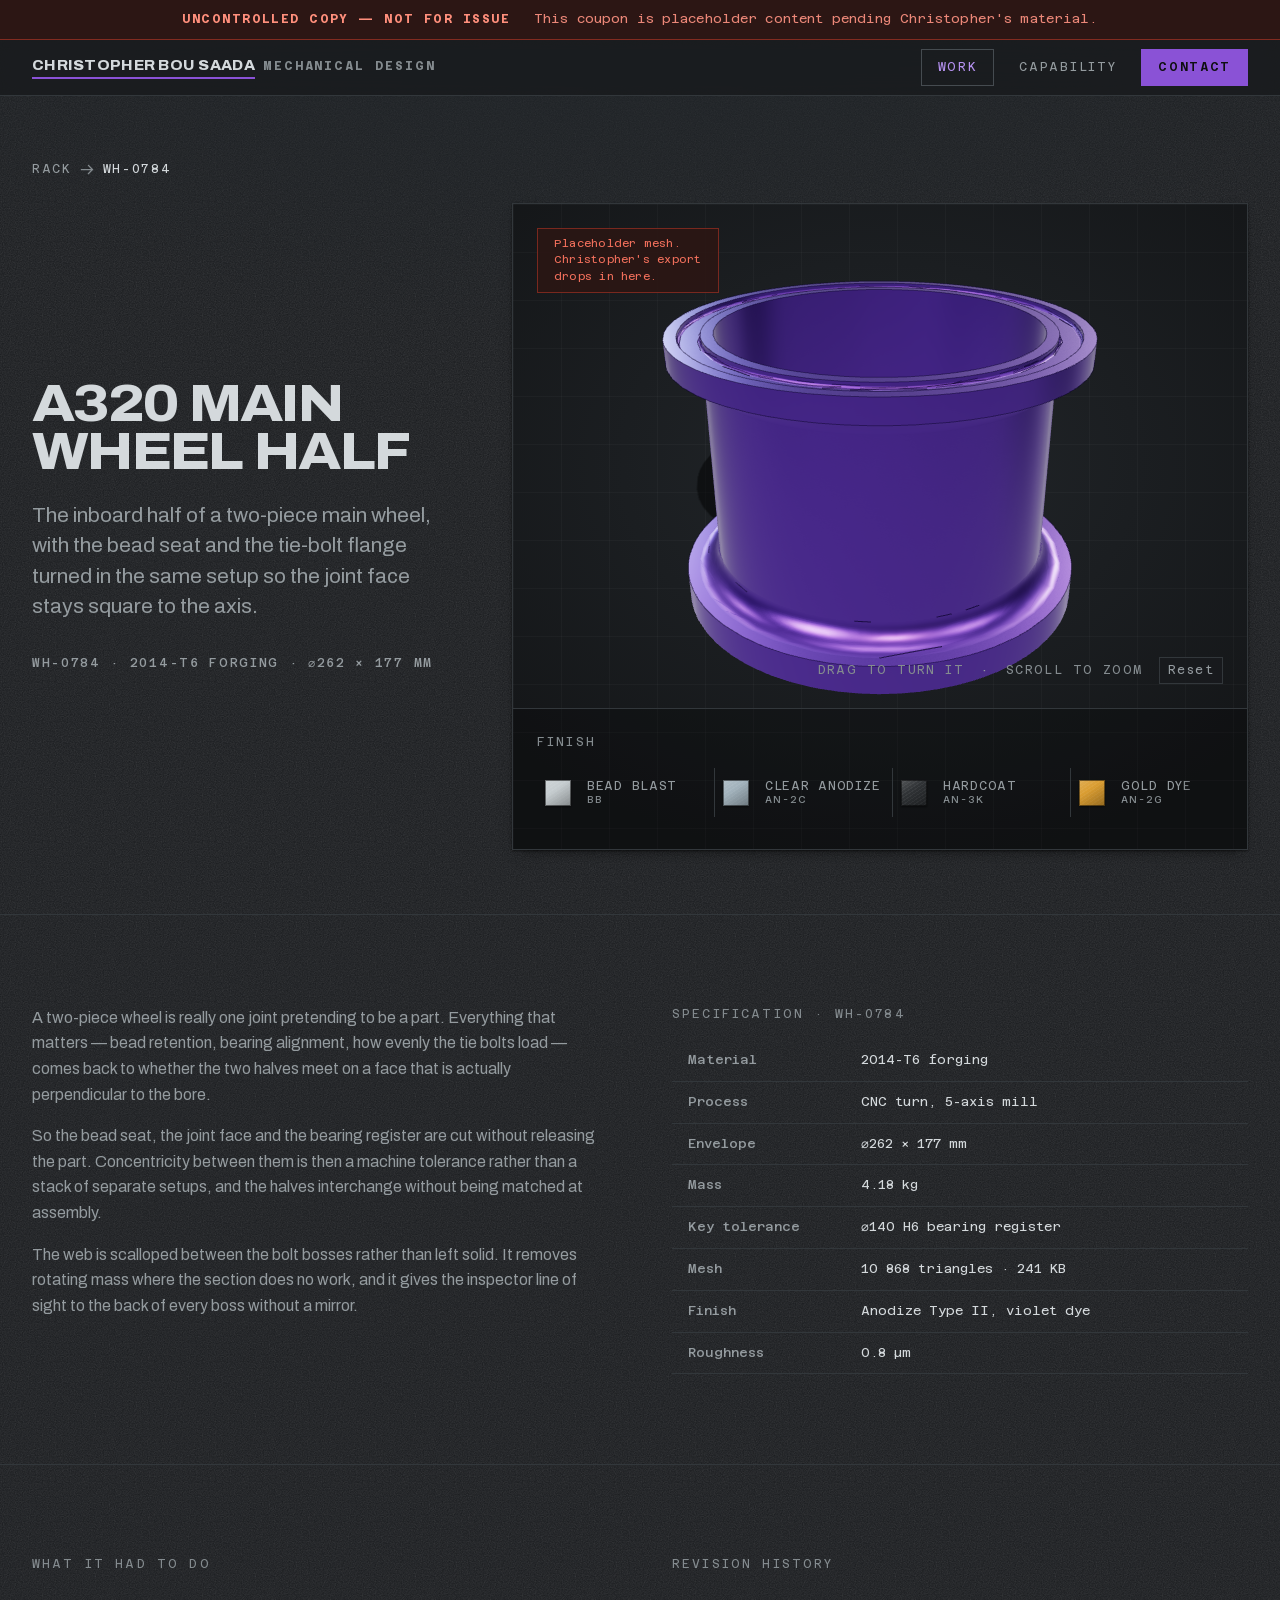
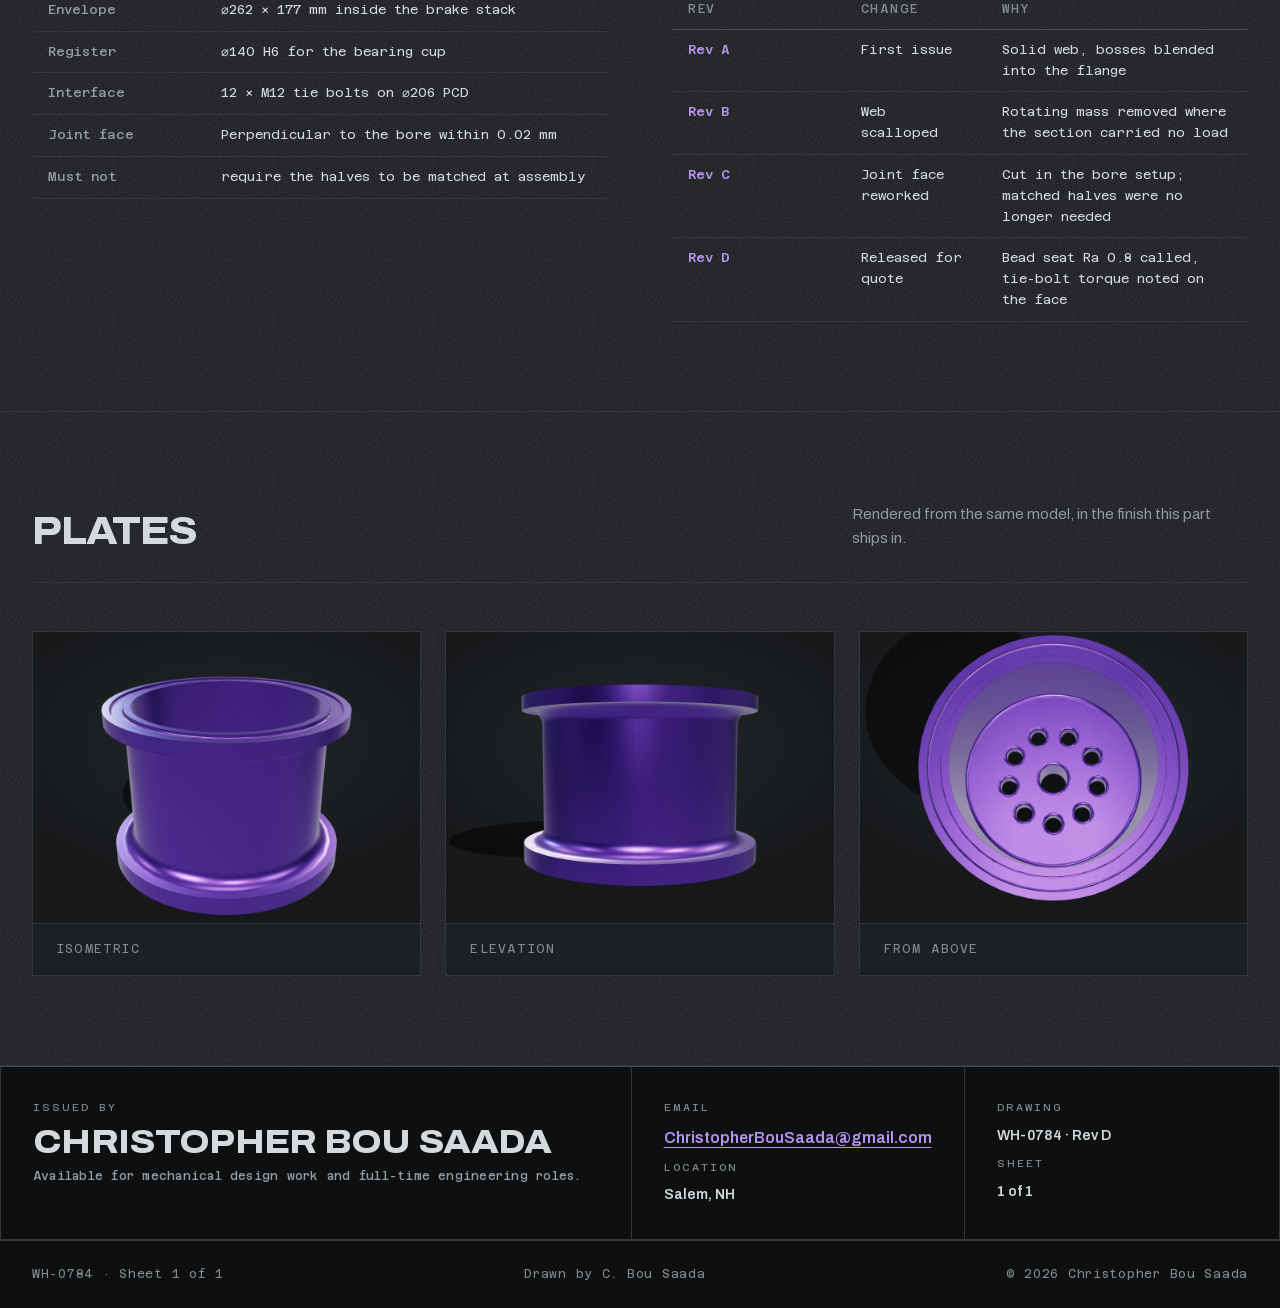
<file: projects/wh-0784/index.html>
<!doctype html>
<html lang="en" class="no-js" data-finish="violet">
<head>
<meta charset="utf-8">
<meta name="viewport" content="width=device-width, initial-scale=1">
<title>A320 main wheel half · WH-0784 — Christopher Bou Saada</title>
<meta name="description" content="The inboard half of a two-piece main wheel, with the bead seat and the tie-bolt flange turned in the same setup so the joint face stays square to the axis.">
<meta name="theme-color" content="#16181a">
<meta property="og:title" content="A320 main wheel half · WH-0784">
<meta property="og:description" content="The inboard half of a two-piece main wheel, with the bead seat and the tie-bolt flange turned in the same setup so the joint face stays square to the axis.">
<meta property="og:type" content="article">
<link rel="icon" href="../../assets/favicon.svg" type="image/svg+xml">
<link rel="preload" href="../../assets/fonts/archivo-latin.woff2" as="font" type="font/woff2" crossorigin>
<link rel="preload" href="../../assets/fonts/azeret-mono-latin.woff2" as="font" type="font/woff2" crossorigin>
<link rel="stylesheet" href="../../assets/css/site.css">
<script type="importmap">
{
  "imports": {
    "three": "../../vendor/three/three.module.min.js",
    "three/addons/": "../../vendor/three/"
  }
}
</script>
<script defer src="../../assets/js/finishes.js"></script>
<script defer src="../../assets/js/site.js"></script>
</head>
<body>
<!--
DIRECTION CONTRACT
THESIS: Every project is a machined sample coupon you can pick up and re-finish, not a render tile; this refuses the dark portfolio grid of glowing cards.
OWN-WORLD: Type III hardcoat graphite ground, bead-blast aluminium type, a full Type II anodize dye rack carrying the page accent; Archivo stamped wide, Azeret Mono spec rows; drilled coupons, hairline rules, one 8px cell governing every dimension.
STORY: A recruiter reads what the part had to do, turns the geometry, and follows the revision table to see how the engineer thinks.
FIRST VIEWPORT: The coupon's own sheet — title and lede left, the full specification stacked right, the specimen viewer running full width beneath with its dye rack.
FORM: The Finish Sample Card, candidate 6 of 7 grounded directions, seed key 66124021.
FINISH: unreviewed and undocumented is unfinished; this build ends with the finish review, the verdict, and DESIGN.md
-->
<a class="skip" href="#specimen">Skip to the specimen</a>

<!-- PLACEHOLDER MARKER. Delete this block once Christopher's real material is in. -->
<div class="issue-strip">
  <b>Uncontrolled copy — not for issue</b>
  <span>This coupon is placeholder content pending Christopher's material.</span>
</div>

<header class="nameplate">
  <a class="nameplate__mark" href="../../">
    <b>Christopher Bou Saada</b>
    <em>Mechanical design</em>
  </a>
  <nav class="nameplate__nav" aria-label="Primary">
    <a href="../../#work" aria-current="page">Work</a>
    <a href="../../#capability" class="hide-sm">Capability</a>
    <a href="../../#contact" class="is-primary">Contact</a>
  </nav>
</header>

<main>
  <section class="band band--tight">
    <div class="wrap">
      <nav class="crumbs" aria-label="Breadcrumb">
        <a href="../../">Rack</a>
        <svg class="ico" width="15" height="15" viewBox="0 0 15 15" fill="none" aria-hidden="true"><path d="M1.5 7.5h11M8.5 3.5l4 4-4 4" stroke="currentColor" stroke-width="1.25" stroke-linecap="square"/></svg>
        <span aria-current="page">WH-0784</span>
      </nav>

      <div class="sheet sheet--specimen">
        <div class="sheet__title">
          <h1 class="display">A320 main wheel half</h1>
          <p class="lede">The inboard half of a two-piece main wheel, with the bead seat and the tie-bolt flange turned in the same setup so the joint face stays square to the axis.</p>
          <p class="stamp mt-4">WH-0784 &middot; 2014-T6 forging &middot; &#8960;262 &times; 177 mm</p>
        </div>

        <div class="specimen" id="specimen">
          <div class="viewer"
               data-model="../../assets/models/wh-0784-main-wheel.glb"
               data-fit="1.12">
            <img class="viewer__poster" src="../../assets/renders/wh-0784-main-wheel.webp"
                 alt="Rendered isometric view of WH-0784, a320 main wheel half.">
            <canvas class="viewer__canvas" tabindex="0" role="application"
                    aria-label="Interactive 3D model of part WH-0784. Drag to turn the part and view it from any angle, scroll to zoom. With the keyboard: arrow keys turn it, plus and minus zoom, R resets the view."></canvas>
            <div class="viewer__state">
              <span data-state-text>Loading specimen</span>
              <span class="viewer__bar"><i></i></span>
            </div>
            <!-- PLACEHOLDER MARKER. Delete with the issue strip. -->
            <p class="viewer__note">Placeholder mesh. Christopher's export drops in here.</p>
            <div class="viewer__readout">
              <span>Drag to turn it</span>
              <b>&middot;</b>
              <span class="pointer-fine">Scroll to zoom</span>
              <span class="pointer-coarse">Pinch to zoom</span>
              <button type="button" class="viewer__reset">Reset</button>
            </div>
          </div>

          <div class="dyerack dyerack--flat">
            <p class="dyerack__head" id="dye-rack-label">Finish</p>
            <div class="dyerack__list" role="group" aria-labelledby="dye-rack-label">
        <button type="button" class="chip" data-finish="natural" style="--chip:#c3cacd" aria-pressed="false">
          <span>Bead blast<small>BB</small></span>
        </button>
        <button type="button" class="chip" data-finish="clear" style="--chip:#9fb0ba" aria-pressed="false">
          <span>Clear anodize<small>AN-2C</small></span>
        </button>
        <button type="button" class="chip" data-finish="black" style="--chip:#2a2d30" aria-pressed="false">
          <span>Hardcoat<small>AN-3K</small></span>
        </button>
        <button type="button" class="chip" data-finish="gold" style="--chip:#d99a2b" aria-pressed="false">
          <span>Gold dye<small>AN-2G</small></span>
        </button>
        <button type="button" class="chip" data-finish="red" style="--chip:#c93c2b" aria-pressed="false">
          <span>Red dye<small>AN-2R</small></span>
        </button>
        <button type="button" class="chip" data-finish="blue" style="--chip:#2f79d8" aria-pressed="false">
          <span>Blue dye<small>AN-2B</small></span>
        </button>
        <button type="button" class="chip" data-finish="violet" style="--chip:#8a52d6" aria-pressed="true">
          <span>Violet dye<small>AN-2V</small></span>
        </button>
        <button type="button" class="chip" data-finish="olive" style="--chip:#6f9a3a" aria-pressed="false">
          <span>Olive dye<small>AN-2O</small></span>
        </button>
            </div>
          </div>
        </div>
      </div>
    </div>
  </section>

  <!-- ================================================== what it is -->
  <section class="band" aria-labelledby="read-title">
    <div class="wrap">
      <div class="two-col">
        <div>
          <h2 class="vh" id="read-title">About this part</h2>
          <div class="prose">
            <p>A two-piece wheel is really one joint pretending to be a part. Everything that matters &mdash; bead retention, bearing alignment, how evenly the tie bolts load &mdash; comes back to whether the two halves meet on a face that is actually perpendicular to the bore.</p>
            <p>So the bead seat, the joint face and the bearing register are cut without releasing the part. Concentricity between them is then a machine tolerance rather than a stack of separate setups, and the halves interchange without being matched at assembly.</p>
            <p>The web is scalloped between the bolt bosses rather than left solid. It removes rotating mass where the section does no work, and it gives the inspector line of sight to the back of every boss without a mirror.</p>
          </div>
        </div>

        <table class="spectable">
          <caption>Specification &middot; WH-0784</caption>
          <tbody>
            <tr><th scope="row">Material</th><td>2014-T6 forging</td></tr>
            <tr><th scope="row">Process</th><td>CNC turn, 5-axis mill</td></tr>
            <tr><th scope="row">Envelope</th><td>&#8960;262 &times; 177 mm</td></tr>
            <tr><th scope="row">Mass</th><td>4.18 kg</td></tr>
            <tr><th scope="row">Key tolerance</th><td>&#8960;140 H6 bearing register</td></tr>
            <tr><th scope="row">Mesh</th><td>10 868 triangles &middot; 241 KB</td></tr>
            <tr><th scope="row">Finish</th><td data-live-process>&mdash;</td></tr>
            <tr><th scope="row">Roughness</th><td data-live-ra>&mdash;</td></tr>
          </tbody>
        </table>
      </div>
    </div>
  </section>

  <!-- ===================================================== back panel -->
  <section class="band" aria-labelledby="brief-title">
    <div class="wrap">
      <div class="two-col">
        <table class="spectable">
          <caption id="brief-title">What it had to do</caption>
          <tbody>
            <tr><th scope="row">Envelope</th><td>&#8960;262 &times; 177 mm inside the brake stack</td></tr>
            <tr><th scope="row">Register</th><td>&#8960;140 H6 for the bearing cup</td></tr>
            <tr><th scope="row">Interface</th><td>12 &times; M12 tie bolts on &#8960;206 PCD</td></tr>
            <tr><th scope="row">Joint face</th><td>Perpendicular to the bore within 0.02 mm</td></tr>
            <tr><th scope="row">Must not</th><td>require the halves to be matched at assembly</td></tr>
          </tbody>
        </table>

        <table class="spectable">
          <caption>Revision history</caption>
          <thead>
            <tr><th scope="col">Rev</th><th scope="col">Change</th><th scope="col">Why</th></tr>
          </thead>
          <tbody>
            <tr><th scope="row" class="rev">Rev A</th><td>First issue</td><td>Solid web, bosses blended into the flange</td></tr>
            <tr><th scope="row" class="rev">Rev B</th><td>Web scalloped</td><td>Rotating mass removed where the section carried no load</td></tr>
            <tr><th scope="row" class="rev">Rev C</th><td>Joint face reworked</td><td>Cut in the bore setup; matched halves were no longer needed</td></tr>
            <tr><th scope="row" class="rev">Rev D</th><td>Released for quote</td><td>Bead seat Ra 0.8 called, tie-bolt torque noted on the face</td></tr>
          </tbody>
        </table>
      </div>
    </div>
  </section>

  <!-- ===================================================== plates -->
  <section class="band" aria-labelledby="plates-title">
    <div class="wrap">
      <div class="band__head">
        <h2 class="display" id="plates-title">Plates</h2>
        <p>Rendered from the same model, in the finish this part ships in.</p>
      </div>
      <div class="plates">
        <figure class="plate seat">
          <img src="../../assets/renders/wh-0784-main-wheel.webp" alt="Isometric view of WH-0784." loading="lazy" width="960" height="720">
          <figcaption>Isometric</figcaption>
        </figure>
        <figure class="plate seat">
          <img src="../../assets/renders/wh-0784-main-wheel-front.webp" alt="Elevation view of WH-0784." loading="lazy" width="960" height="720">
          <figcaption>Elevation</figcaption>
        </figure>
        <figure class="plate seat">
          <img src="../../assets/renders/wh-0784-main-wheel-top.webp" alt="View of WH-0784 from above." loading="lazy" width="960" height="720">
          <figcaption>From above</figcaption>
        </figure>
      </div>


    </div>
  </section>
</main>

<footer class="titleblock" id="contact">
  <div class="titleblock__grid">
    <div class="titleblock__cell titleblock__issuer">
      <span class="k">Issued by</span>
      <span class="v">Christopher Bou Saada</span>
      <p class="stamp" style="text-transform:none;letter-spacing:0.02em;line-height:1.6">
        Available for mechanical design work and full-time engineering roles.
      </p>
    </div>
    <div class="titleblock__cell">
      <span class="k">Email</span>
      <span class="v"><a href="mailto:ChristopherBouSaada@gmail.com">ChristopherBouSaada@gmail.com</a></span>
      <span class="k">Location</span>
      <span class="v" style="font-size:0.875rem">Salem, NH</span>
    </div>
    <div class="titleblock__cell">
      <span class="k">Drawing</span>
      <span class="v" style="font-size:0.875rem">WH-0784 · Rev D</span>
      <span class="k">Sheet</span>
      <span class="v" style="font-size:0.875rem">1 of 1</span>
    </div>
  </div>
  <div class="titleblock__foot">
    <span>WH-0784 · Sheet 1 of 1</span>
    <span>Drawn by C. Bou Saada</span>
    <span>&copy; <span data-year>2026</span> Christopher Bou Saada</span>
  </div>
</footer>

<div id="finish-live" class="vh" role="status" aria-live="polite"></div>
</body>
</html>
</file>
<file: assets/css/site.css>
/* ==========================================================================
   THE FINISH SAMPLE CARD
   Christopher — mechanical design portfolio
   Every project is a machined sample coupon: bead-blast field, stamped spec,
   dye rack. The page accent IS the selected finish.
   ========================================================================== */

/* --------------------------------------------------------------- 1. faces */

@font-face {
  font-family: 'Archivo';
  font-style: normal;
  font-weight: 100 900;
  font-stretch: 62% 125%;
  font-display: swap;
  src: url('../fonts/archivo-latin.woff2') format('woff2');
  unicode-range: U+0000-00FF, U+0131, U+0152-0153, U+02BB-02BC, U+02C6, U+02DA,
    U+02DC, U+0304, U+0308, U+0329, U+2000-206F, U+20AC, U+2122, U+2191, U+2193,
    U+2212, U+2215, U+FEFF, U+FFFD;
}
@font-face {
  font-family: 'Archivo';
  font-style: normal;
  font-weight: 100 900;
  font-stretch: 62% 125%;
  font-display: swap;
  src: url('../fonts/archivo-latin-ext.woff2') format('woff2');
  unicode-range: U+0100-02BA, U+02BD-02C5, U+02C7-02CC, U+02CE-02D7, U+02DD-02FF,
    U+0304, U+0308, U+0329, U+1D00-1DBF, U+1E00-1E9F, U+1EF2-1EFF, U+2020,
    U+20A0-20AB, U+20AD-20C0, U+2113, U+2C60-2C7F, U+A720-A7FF;
}
@font-face {
  font-family: 'Azeret Mono';
  font-style: normal;
  font-weight: 300 700;
  font-display: swap;
  src: url('../fonts/azeret-mono-latin.woff2') format('woff2');
  unicode-range: U+0000-00FF, U+0131, U+0152-0153, U+02BB-02BC, U+02C6, U+02DA,
    U+02DC, U+0304, U+0308, U+0329, U+2000-206F, U+20AC, U+2122, U+2191, U+2193,
    U+2212, U+2215, U+FEFF, U+FFFD;
}
@font-face {
  font-family: 'Azeret Mono';
  font-style: normal;
  font-weight: 300 700;
  font-display: swap;
  src: url('../fonts/azeret-mono-latin-ext.woff2') format('woff2');
  unicode-range: U+0100-02BA, U+02BD-02C5, U+02C7-02CC, U+02CE-02D7, U+02DD-02FF,
    U+0304, U+0308, U+0329, U+1D00-1DBF, U+1E00-1E9F, U+1EF2-1EFF, U+2020,
    U+20A0-20AB, U+20AD-20C0, U+2113, U+2C60-2C7F, U+A720-A7FF;
}

/* -------------------------------------------------------------- 2. tokens */

:root {
  /* One fixed cell unit governs every dimension on the page. */
  --cell: 8px;
  --c1: var(--cell);
  --c2: calc(var(--cell) * 2);
  --c3: calc(var(--cell) * 3);
  --c4: calc(var(--cell) * 4);
  --c6: calc(var(--cell) * 6);
  --c8: calc(var(--cell) * 8);
  --c12: calc(var(--cell) * 12);
  --c16: calc(var(--cell) * 16);

  /* Type III hardcoat ground, warm-dark rather than neutral black. */
  --void: #0e0f10;
  --plate: #191b1e;
  --plate-2: #1d2023;
  --plate-3: #24282c;
  --rule: #32373b;
  --rule-bright: #454b50;

  /* Bead-blast aluminium */
  --alu: #d4d9dc;
  --alu-dim: #949b9f;
  --alu-faint: #848b8f;

  /* Type II anodize dye rack — chip colour, and a lightened ink that clears
     4.5:1 on the plate for text use. */
  --dye-natural: #c3cacd;      --ink-natural: #d4d9dc;
  --dye-clear: #9fb0ba;        --ink-clear: #bcccd4;
  --dye-black: #2a2d30;        --ink-black: #b9bfc3;
  --dye-gold: #d99a2b;         --ink-gold: #f0b955;
  --dye-red: #c93c2b;          --ink-red: #f2705c;
  --dye-blue: #2f79d8;         --ink-blue: #6faaf5;
  --dye-violet: #8a52d6;       --ink-violet: #b591f0;
  --dye-olive: #6f9a3a;        --ink-olive: #a8cf6a;

  /* The live finish. JS overwrites these on selection; the page's accent
     is the selected finish, not a fixed brand colour. */
  --dye: var(--dye-gold);
  --ink: var(--ink-gold);

  --shadow-seat: 0 1px 2px rgb(0 0 0 / 0.5), 0 7px 14px -8px rgb(0 0 0 / 0.65);
  --shadow-lift: 0 2px 4px rgb(0 0 0 / 0.55), 0 14px 22px -10px rgb(0 0 0 / 0.75);

  --ease-out: cubic-bezier(0.16, 1, 0.3, 1);
  --ease-seat: cubic-bezier(0.22, 1.1, 0.36, 1);

  --sans: 'Archivo', ui-sans-serif, system-ui, sans-serif;
  --mono: 'Azeret Mono', ui-monospace, 'SF Mono', Menlo, monospace;

  --page: min(1560px, 100% - var(--c8));
  --header-h: 56px;
  --stamp-w: 244px;
  --rack-w: 252px;

  color-scheme: dark;
  accent-color: var(--dye);
}

/* --------------------------------------------------------------- 3. reset */

*, *::before, *::after { box-sizing: border-box; }

html {
  -webkit-text-size-adjust: 100%;
  scroll-behavior: smooth;
  scroll-padding-top: calc(var(--header-h) + var(--c6));
}
@media (prefers-reduced-motion: reduce) {
  html { scroll-behavior: auto; }
}

body {
  margin: 0;
  background: var(--plate);
  color: var(--alu);
  font-family: var(--sans);
  font-size: clamp(0.9375rem, 0.9rem + 0.2vw, 1rem);
  line-height: 1.6;
  font-variation-settings: 'wdth' 100;
  -webkit-font-smoothing: antialiased;
  text-rendering: optimizeLegibility;
  /* Bead-blast: isotropic grain, desaturated in the filter itself so it
     modulates the ground without a page-sized blend mode to composite. */
  background-image:
    radial-gradient(120% 80% at 50% -10%, #21262a 0%, transparent 60%),
    url("data:image/svg+xml,%3Csvg xmlns='http://www.w3.org/2000/svg' width='160' height='160'%3E%3Cfilter id='b'%3E%3CfeTurbulence type='fractalNoise' baseFrequency='0.85' numOctaves='3' stitchTiles='stitch'/%3E%3CfeColorMatrix type='saturate' values='0'/%3E%3C/filter%3E%3Crect width='160' height='160' filter='url(%23b)' opacity='0.16'/%3E%3C/svg%3E");
  background-size: auto, 160px 160px;
  background-attachment: fixed, scroll;
}

img, canvas, svg { display: block; max-width: 100%; }
img { height: auto; }

h1, h2, h3, h4, p, figure, ul, ol { margin: 0; }
ul, ol { padding: 0; list-style: none; }

/* ------------------------------------------------- 4. browser surfaces */

::selection { background: var(--dye); color: var(--void); }

::-webkit-scrollbar { width: 12px; height: 12px; }
::-webkit-scrollbar-track { background: var(--void); }
::-webkit-scrollbar-thumb {
  background: var(--plate-3);
  border: 3px solid var(--void);
  border-radius: 0;
}
::-webkit-scrollbar-thumb:hover { background: var(--rule-bright); }
* { scrollbar-color: var(--plate-3) var(--void); scrollbar-width: thin; }

:focus-visible {
  outline: 2px solid var(--ink);
  outline-offset: 2px;
}

a { color: var(--ink); text-decoration-thickness: 1px; text-underline-offset: 0.22em; }
a:hover { text-decoration-thickness: 2px; }

/* ----------------------------------------------------------- 5. type kit */

.stamp {
  font-family: var(--mono);
  font-size: 0.75rem;
  font-weight: 500;
  letter-spacing: 0.14em;
  text-transform: uppercase;
  font-variant-numeric: tabular-nums;
  color: var(--alu-dim);
}

.display {
  font-family: var(--sans);
  font-weight: 800;
  font-variation-settings: 'wdth' 112;
  letter-spacing: -0.032em;
  line-height: 0.92;
  text-wrap: balance;
  color: var(--alu);
  text-transform: uppercase;
}

.lede {
  font-size: clamp(1.0625rem, 1rem + 0.5vw, 1.3125rem);
  line-height: 1.45;
  color: var(--alu-dim);
  max-width: 46ch;
  text-wrap: pretty;
}

.prose { max-width: 68ch; color: var(--alu-dim); }
.prose p + p { margin-top: var(--c2); }
.prose strong { color: var(--alu); font-weight: 600; }

.num { font-variant-numeric: tabular-nums; }

/* --------------------------------------------------------- 6. page frame */

.wrap { width: var(--page); margin-inline: auto; }

.skip {
  position: absolute;
  left: var(--c2);
  top: calc(var(--c2) * -8);
  z-index: 100;
  padding: var(--c1) var(--c2);
  background: var(--dye);
  color: var(--void);
  font-family: var(--mono);
  font-size: 0.75rem;
  text-transform: uppercase;
  letter-spacing: 0.1em;
  text-decoration: none;
  transition: top 0.18s var(--ease-out);
}
.skip:focus { top: var(--c2); }

/* The draft stamp. Engineering documents carry exactly this mark; it is the
   honest state of the site until Christopher's material lands.
   To remove: delete every <div class="issue-strip"> block. */
.issue-strip {
  background: color-mix(in srgb, var(--dye-red) 16%, var(--void));
  border-bottom: 1px solid color-mix(in srgb, var(--dye-red) 55%, transparent);
  color: var(--ink-red);
  font-family: var(--mono);
  font-size: 0.75rem;
  letter-spacing: 0.12em;
  text-transform: uppercase;
  padding: calc(var(--c1) + 1px) var(--c4);
  display: flex;
  gap: var(--c3);
  align-items: baseline;
  justify-content: center;
  flex-wrap: wrap;
  text-align: center;
}
.issue-strip b { font-weight: 700; color: #ff8f7c; }
@media (max-width: 760px) {
  .issue-strip span { display: none; }
  .issue-strip { padding-inline: var(--c2); }
}
.issue-strip span {
  color: color-mix(in srgb, var(--ink-red) 78%, var(--alu));
  text-transform: none;
  letter-spacing: 0.01em;
  font-size: 0.8125rem;
}

/* -------------------------------------------------------- 7. nameplate */

.nameplate {
  position: sticky;
  top: 0;
  z-index: 40;
  height: var(--header-h);
  display: flex;
  align-items: center;
  gap: var(--c4);
  padding-inline: var(--c4);
  background: color-mix(in srgb, var(--plate) 86%, transparent);
  backdrop-filter: blur(14px) saturate(1.2);
  border-bottom: 1px solid var(--rule);
}

.nameplate__mark {
  display: flex;
  align-items: baseline;
  gap: var(--c1);
  text-decoration: none;
  color: var(--alu);
  font-weight: 700;
  font-variation-settings: 'wdth' 108;
  letter-spacing: 0.02em;
  text-transform: uppercase;
  font-size: 0.875rem;
  white-space: nowrap;
}
.nameplate__mark b {
  font-weight: 800;
  border-bottom: 2px solid var(--dye);
  transition: border-color 0.4s var(--ease-out);
}
.nameplate__mark em {
  font-style: normal;
  font-family: var(--mono);
  font-size: 0.75rem;
  letter-spacing: 0.16em;
  color: var(--alu-faint);
}

.nameplate__nav {
  margin-left: auto;
  display: flex;
  align-items: center;
  gap: var(--c1);
}
.nameplate__nav a {
  font-family: var(--mono);
  font-size: 0.75rem;
  letter-spacing: 0.14em;
  text-transform: uppercase;
  color: var(--alu-dim);
  text-decoration: none;
  padding: var(--c1) var(--c2);
  border: 1px solid transparent;
  transition: color 0.16s, border-color 0.16s, background-color 0.16s;
}
.nameplate__nav a:hover { color: var(--alu); border-color: var(--rule); }
.nameplate__nav a[aria-current='page'] { color: var(--ink); border-color: var(--rule-bright); }
.nameplate__nav .is-primary {
  color: var(--void);
  background: var(--dye);
  border-color: var(--dye);
  font-weight: 600;
  transition: background-color 0.4s var(--ease-out), border-color 0.4s var(--ease-out), filter 0.16s;
}
.nameplate__nav .is-primary:hover { color: var(--void); filter: brightness(1.14); }

@media (max-width: 720px) {
  .nameplate { gap: var(--c2); padding-inline: var(--c2); }
  .nameplate__mark em { display: none; }
  .nameplate__nav { gap: 0; }
  .nameplate__nav a { padding-inline: var(--c1); letter-spacing: 0.08em; }
  .nameplate__nav .hide-sm { display: none; }
}

/* --------------------------------------------------------- 8. the coupon */
/* The hero: one specimen under test on a bead-blast field. */

:root:has(.issue-strip) { --strip-h: 42px; }

.coupon-test {
  position: relative;
  min-height: calc(100svh - var(--header-h) - var(--strip-h, 0px));
  display: grid;
  grid-template-columns: var(--stamp-w) minmax(0, 1fr) var(--rack-w);
  grid-template-rows: 1fr auto;
  border-bottom: 1px solid var(--rule);
  isolation: isolate;
  overflow: clip;
}
.coupon-test > * { min-width: 0; }
.dyerack__list { min-width: 0; }

/* The field the specimen sits on: a datum grid, ruled in the cell unit. */
.coupon-test__field {
  position: absolute;
  inset: 0;
  z-index: 0;
  pointer-events: none;
  background-image:
    linear-gradient(to right, rgb(255 255 255 / 0.028) 1px, transparent 1px),
    linear-gradient(to bottom, rgb(255 255 255 / 0.028) 1px, transparent 1px);
  background-size: calc(var(--cell) * 6) calc(var(--cell) * 6);
  mask-image: radial-gradient(120% 100% at 62% 42%, #000 0%, #000 42%, transparent 78%);
}

.viewer {
  position: relative;
  width: 100%;
  height: 100%;
  isolation: isolate;
}

/* In the hero the viewer is the field itself: it spans the whole section and
   the stamp, rack, and statement sit over it. */
.viewer--hero {
  position: absolute;
  inset: 0;
  z-index: 1;
}
.viewer--hero .viewer__readout { right: calc(var(--rack-w) + var(--c3)); }
@media (max-width: 900px) {
  .viewer--hero .viewer__readout { right: var(--c3); left: var(--c3); }
}

/* "Scroll to zoom" names an action a touch device does not have. */
.pointer-coarse { display: none; }
@media (hover: none) and (pointer: coarse) {
  .pointer-fine { display: none; }
  .pointer-coarse { display: inline; }
}
/* On a narrow frame the hint is the grab affordance; the zoom verb can go. */
@media (max-width: 560px) {
  .viewer__readout .pointer-fine,
  .viewer__readout .pointer-coarse,
  .viewer__readout b { display: none; }
}

.specstamp,
.dyerack,
.coupon-test__say { position: relative; z-index: 2; }

/* In the hero the viewer IS the field, sitting beneath this chrome. Left as
   solid hit targets, the stamp column, the rack column and the statement
   swallow the pointer across most of the section — including the upper-right,
   where the specimen is composed — and the model cannot be dragged at all.
   The chrome keeps its place in the stack; only its real controls and its
   selectable evidence take the pointer back. */
.coupon-test .specstamp,
.coupon-test .dyerack,
.coupon-test__say { pointer-events: none; }

/* The evidence a reader copies, and every real control. The headline and lede
   stay transparent: they are a statement, not evidence, and they lie directly
   over the specimen's lower flank. */
.coupon-test .specstamp dl,
.coupon-test .dyerack__list,
.coupon-test__actions { pointer-events: auto; }

/* -- left: the spec stamp -------------------------------------------------- */

.specstamp {
  grid-column: 1;
  grid-row: 1 / 3;
  align-self: start;
  padding: var(--c4) 0 var(--c4) var(--c4);
  border-right: 1px solid var(--rule);
  min-height: 100%;
  background: linear-gradient(to right, color-mix(in srgb, var(--plate) 72%, transparent), transparent);
  backdrop-filter: blur(2px);
}
.specstamp dl {
  margin: 0;
  display: grid;
  grid-template-columns: 1fr;
}
.specstamp div {
  display: flex;
  justify-content: space-between;
  align-items: baseline;
  gap: var(--c2);
  padding: calc(var(--c1) + 2px) var(--c2) calc(var(--c1) + 2px) 0;
  border-bottom: 1px solid var(--rule);
}
.specstamp div:first-child { border-top: 1px solid var(--rule); }
.specstamp dt {
  font-family: var(--mono);
  font-size: 0.75rem;
  letter-spacing: 0.14em;
  text-transform: uppercase;
  color: var(--alu-faint);
}
.specstamp dd {
  margin: 0;
  font-family: var(--mono);
  font-size: 0.75rem;
  font-weight: 500;
  color: var(--alu);
  font-variant-numeric: tabular-nums;
  text-align: right;
}
.specstamp dd[data-live-finish] { color: var(--ink); transition: color 0.4s var(--ease-out); }
.specstamp__head {
  font-family: var(--mono);
  font-size: 0.75rem;
  letter-spacing: 0.18em;
  text-transform: uppercase;
  color: var(--alu-faint);
  padding-bottom: var(--c2);
}

/* -- right: the dye rack --------------------------------------------------- */

.dyerack {
  grid-column: 3;
  grid-row: 1 / 3;
  padding: var(--c4) var(--c4) var(--c4) 0;
  border-left: 1px solid var(--rule);
  background: linear-gradient(to left, color-mix(in srgb, var(--plate) 72%, transparent), transparent);
  backdrop-filter: blur(2px);
  display: flex;
  flex-direction: column;
  gap: var(--c2);
}
.dyerack__head {
  font-family: var(--mono);
  font-size: 0.75rem;
  letter-spacing: 0.18em;
  text-transform: uppercase;
  color: var(--alu-faint);
  padding-left: var(--c4);
}
.dyerack__list {
  display: flex;
  flex-direction: column;
  gap: 0;
  border-top: 1px solid var(--rule);
  margin-left: var(--c4);
}

/* A dye chip: a real machined coupon edge-on, drilled for the rack ring. */
.chip {
  position: relative;
  display: grid;
  grid-template-columns: 26px 1fr;
  align-items: center;
  gap: var(--c2);
  width: 100%;
  padding: calc(var(--c1) + 3px) var(--c1) calc(var(--c1) + 3px) var(--c1);
  border: 0;
  border-bottom: 1px solid var(--rule);
  background: transparent;
  color: var(--alu-dim);
  font-family: var(--mono);
  font-size: 0.75rem;
  letter-spacing: 0.06em;
  text-transform: uppercase;
  text-align: left;
  cursor: pointer;
  transition: color 0.16s, background-color 0.16s;
}
.chip::before {
  content: '';
  width: 26px;
  height: 26px;
  background: var(--chip);
  background-image:
    linear-gradient(146deg, rgb(255 255 255 / 0.2) 0%, rgb(255 255 255 / 0.03) 38%, rgb(0 0 0 / 0.32) 100%),
    repeating-linear-gradient(146deg, rgb(255 255 255 / 0.05) 0 1px, transparent 1px 3px);
  box-shadow: inset 0 0 0 1px rgb(0 0 0 / 0.5), 0 1px 2px rgb(0 0 0 / 0.5);
  transition: transform 0.24s var(--ease-seat), box-shadow 0.24s var(--ease-out);
}
.chip:hover { color: var(--alu); background: rgb(255 255 255 / 0.028); }
.chip:hover::before { transform: translateX(-2px) scale(1.06); }
.chip[aria-pressed='true'] { color: var(--alu); background: rgb(255 255 255 / 0.05); }
.chip[aria-pressed='true']::before {
  box-shadow: inset 0 0 0 1px rgb(0 0 0 / 0.5), 0 0 0 2px var(--plate), 0 0 0 3px var(--chip);
}
.chip[aria-pressed='true']::after {
  content: '';
  position: absolute;
  left: calc(var(--c1) * -1 - 5px);
  top: 50%;
  width: 5px;
  height: 5px;
  transform: translateY(-50%) rotate(45deg);
  background: var(--chip);
}
.chip small {
  display: block;
  font-size: 0.6875rem;
  letter-spacing: 0.1em;
  color: var(--alu-faint);
}

/* -- the statement, seated in the void ------------------------------------- */

.coupon-test__say {
  grid-column: 2;
  grid-row: 2;
  align-self: end;
  padding: var(--c6) var(--c4) var(--c8);
  max-width: 44ch;
}
.coupon-test__say h1 {
  font-size: clamp(2rem, 1.1rem + 3.1vw, 3.5rem);
  max-width: 15ch;
}
.coupon-test__say h1 i {
  font-style: normal;
  color: var(--ink);
  transition: color 0.4s var(--ease-out);
}
.coupon-test__say .lede { margin-top: var(--c3); }
.coupon-test__actions {
  margin-top: var(--c4);
  display: flex;
  flex-wrap: wrap;
  gap: var(--c2);
}

/* -- the viewer's own furniture -------------------------------------------- */

.viewer__poster {
  position: absolute;
  inset: 0;
  width: 100%;
  height: 100%;
  object-fit: contain;
  opacity: 1;
  transition: opacity 0.7s var(--ease-out);
}
.viewer.is-live .viewer__poster { opacity: 0; }

/* The poster is absolutely positioned; as a static element the canvas would
   paint — and hit-test — beneath it, and fading the poster to opacity 0 does
   not take it out of hit testing. Positioning the canvas puts it above the
   poster by DOM order so drags reach OrbitControls. */
.viewer__canvas { position: relative; width: 100%; height: 100%; touch-action: none; cursor: grab; }
.viewer__canvas:active { cursor: grabbing; }

.viewer__readout {
  position: absolute;
  z-index: 3;
  right: var(--c3);
  bottom: var(--c3);
  display: flex;
  align-items: center;
  justify-content: flex-end;
  flex-wrap: wrap;
  gap: var(--c1) var(--c2);
  font-family: var(--mono);
  font-size: 0.75rem;
  letter-spacing: 0.12em;
  text-transform: uppercase;
  color: var(--alu-faint);
  pointer-events: none;
}
.viewer__readout b {
  font-weight: 500;
  color: var(--alu-dim);
  font-variant-numeric: tabular-nums;
}

.viewer__note {
  position: absolute;
  z-index: 3;
  left: var(--c3);
  top: var(--c3);
  max-width: 26ch;
  padding: calc(var(--c1) - 1px) var(--c2);
  border: 1px solid color-mix(in srgb, var(--dye-red) 50%, transparent);
  background: color-mix(in srgb, var(--dye-red) 14%, rgb(14 15 16 / 0.86));
  color: var(--ink-red);
  font-family: var(--mono);
  font-size: 0.6875rem;
  line-height: 1.5;
  letter-spacing: 0.02em;
  pointer-events: none;
}
.viewer--hero .viewer__note { left: calc(var(--stamp-w) + var(--c3)); }
@media (max-width: 900px) { .viewer--hero .viewer__note { left: var(--c3); } }

.viewer__reset {
  pointer-events: auto;
  border: 1px solid var(--rule);
  background: color-mix(in srgb, var(--plate) 80%, transparent);
  color: var(--alu-dim);
  font: inherit;
  letter-spacing: 0.12em;
  padding: 3px var(--c1);
  cursor: pointer;
  transition: color 0.16s, border-color 0.16s;
}
.viewer__reset:hover { color: var(--alu); border-color: var(--rule-bright); }

/* Load state and no-WebGL state, drawn as deliberately as the loaded state. */
.viewer__state {
  position: absolute;
  z-index: 3;
  left: 50%;
  top: 50%;
  transform: translate(-50%, -50%);
  display: grid;
  gap: var(--c1);
  justify-items: center;
  font-family: var(--mono);
  font-size: 0.75rem;
  letter-spacing: 0.16em;
  text-transform: uppercase;
  color: var(--alu-dim);
  text-align: center;
  pointer-events: none;
}
.viewer__bar {
  width: 128px;
  height: 3px;
  background: var(--plate-3);
  overflow: hidden;
}
.viewer__bar i {
  display: block;
  height: 100%;
  width: 100%;
  transform: scaleX(var(--p, 0));
  transform-origin: left center;
  background: var(--dye);
  transition: transform 0.2s linear, background-color 0.4s var(--ease-out);
}
.viewer.is-live .viewer__state { display: none; }
.viewer.is-failed .viewer__state { display: grid; }

/* -- hero responsive ------------------------------------------------------- */

@media (max-width: 1180px) {
  .coupon-test { --stamp-w: 206px; --rack-w: 216px; }
  .coupon-test__say { max-width: 36ch; }
}

@media (max-width: 900px) {
  .coupon-test {
    grid-template-columns: 1fr;
    grid-template-rows: 50svh auto auto auto;
    min-height: 0;
  }
  .viewer { position: relative; grid-area: 1 / 1 / 2 / 2; }
  .coupon-test__field { mask-image: radial-gradient(120% 70% at 50% 30%, #000 0%, #000 45%, transparent 80%); }
  .coupon-test__say {
    grid-column: 1;
    grid-row: 3;
    max-width: none;
    padding: var(--c4) var(--c3) var(--c6);
    border-top: 1px solid var(--rule);
  }
  .dyerack {
    grid-column: 1;
    grid-row: 2;
    padding: var(--c3);
    border-left: 0;
    border-top: 1px solid var(--rule);
  }
  .dyerack__head, .dyerack__list { margin-left: 0; padding-left: 0; }
  .dyerack__list {
    flex-direction: row;
    overflow-x: auto;
    scroll-snap-type: x proximity;
    border-top: 0;
    gap: 0;
    margin-top: var(--c2);
    padding-bottom: var(--c1);
    mask-image: linear-gradient(to right, #000 0, #000 calc(100% - 40px), transparent 100%);
  }
  .chip {
    flex: 0 0 auto;
    width: 172px;
    grid-template-columns: 22px 1fr;
    scroll-snap-align: start;
    border-bottom: 0;
    border-right: 1px solid var(--rule);
  }
  .chip::before { width: 22px; height: 22px; }
  .chip[aria-pressed='true']::after { display: none; }
  .specstamp {
    grid-column: 1;
    grid-row: 4;
    border-right: 0;
    border-top: 1px solid var(--rule);
    padding: var(--c3);
    background: none;
  }
  .specstamp dl { grid-template-columns: 1fr 1fr; column-gap: var(--c3); }
  .specstamp div:nth-child(2) { border-top: 1px solid var(--rule); }
}

@media (max-width: 560px) {
  .specstamp dl { grid-template-columns: 1fr; }
  .specstamp div:nth-child(2) { border-top: 0; }
}

/* ----------------------------------------------------------- 9. sections */

.band {
  padding-block: clamp(var(--c8), 7vw, var(--c16));
  border-bottom: 1px solid var(--rule);
}
.band--tight { padding-block: clamp(var(--c6), 5vw, var(--c12)); }

.band__head {
  display: flex;
  align-items: end;
  justify-content: space-between;
  gap: var(--c4);
  flex-wrap: wrap;
  padding-bottom: var(--c4);
  margin-bottom: var(--c6);
  border-bottom: 1px solid var(--rule);
}
.band__head h2 {
  font-size: clamp(1.5rem, 1.1rem + 1.6vw, 2.375rem);
}
.band__head p { max-width: 44ch; color: var(--alu-dim); font-size: 0.9375rem; }

/* --------------------------------------------------------- 10. the rack */
/* Not a card grid. A specification register: coupons lying in the drawer,
   ruled hairline to hairline, read across rather than scanned as tiles. */

.register__head {
  display: grid;
  border-top: 1px solid var(--rule-bright);
  grid-template-columns: 176px minmax(0, 1fr) 384px 104px 24px;
  align-items: center;
  gap: var(--c4);
  padding: var(--c2) var(--c3);
  border-bottom: 1px solid var(--rule);
  font-family: var(--mono);
  font-size: 0.6875rem;
  letter-spacing: 0.16em;
  text-transform: uppercase;
  color: var(--alu-faint);
}
.register__head span:nth-child(3) {
  display: grid;
  grid-template-columns: 92px 118px 90px 76px;
  gap: var(--c1);
}

.row {
  position: relative;
  display: grid;
  grid-template-columns: 176px minmax(0, 1fr) 384px 104px 24px;
  align-items: center;
  gap: var(--c4);
  padding: var(--c3);
  border-bottom: 1px solid var(--rule);
  text-decoration: none;
  color: inherit;
  transition: background-color 0.24s var(--ease-out);
}
.row::before {
  /* the drawer seat: a milled channel the coupon lies in */
  content: '';
  position: absolute;
  left: 0;
  top: 0;
  bottom: -1px;
  width: 3px;
  background: var(--chip, transparent);
  transform: scaleY(0);
  transform-origin: center;
  transition: transform 0.28s var(--ease-seat);
}
.row:hover, .row:focus-visible { background: rgb(255 255 255 / 0.028); }
.row:hover::before, .row:focus-visible::before { transform: scaleY(1); }

/* the coupon itself: a plate with real edge thickness, seated in the tray */
.row__plate {
  position: relative;
  aspect-ratio: 4 / 3;
  background: radial-gradient(90% 74% at 50% 36%, #23272b 0%, #131517 78%);
  border: 1px solid var(--rule);
  box-shadow:
    inset 0 1px 0 rgb(255 255 255 / 0.05),
    inset 0 -2px 3px rgb(0 0 0 / 0.55),
    0 1px 2px rgb(0 0 0 / 0.5);
  overflow: hidden;
}
.row__plate img {
  width: 100%;
  height: 100%;
  object-fit: contain;
  transition: transform 0.42s var(--ease-out);
}
.row:hover .row__plate img { transform: scale(1.06); }

.row__live {
  position: absolute;
  left: 5px;
  bottom: 5px;
  display: flex;
  align-items: center;
  gap: 4px;
  padding: 1px 5px;
  background: rgb(14 15 16 / 0.8);
  border: 1px solid var(--rule);
  font-family: var(--mono);
  font-size: 0.6875rem;
  letter-spacing: 0.1em;
  color: var(--alu-dim);
}
.row__live::before {
  content: '';
  width: 5px;
  height: 5px;
  border-radius: 50%;
  background: var(--chip, var(--dye));
}

.row__id { display: grid; gap: 4px; min-width: 0; }
.row__id b {
  font-size: 1.125rem;
  font-weight: 700;
  font-variation-settings: 'wdth' 104;
  letter-spacing: -0.014em;
  line-height: 1.2;
  color: var(--alu);
}
.row__id i {
  font-style: normal;
  font-size: 0.9375rem;
  line-height: 1.5;
  color: var(--alu-dim);
  text-wrap: pretty;
}

.row__spec {
  display: grid;
  grid-template-columns: 92px 118px 90px 76px;
  gap: var(--c1);
  font-family: var(--mono);
  font-size: 0.75rem;
  letter-spacing: 0.04em;
  font-variant-numeric: tabular-nums;
  color: var(--alu-dim);
}
.row__spec .pn { color: var(--alu); letter-spacing: 0.08em; }
.row__spec .mass { text-align: right; }

/* the dye chip, struck at the end of the row like a sample tab */
.row__fin {
  display: grid;
  grid-template-columns: 26px 1fr;
  align-items: center;
  gap: var(--c1);
  font-family: var(--mono);
  font-size: 0.75rem;
  letter-spacing: 0.06em;
  color: var(--alu-dim);
}
.row__fin::before {
  content: '';
  width: 26px;
  height: 26px;
  background: var(--chip);
  background-image:
    linear-gradient(146deg, rgb(255 255 255 / 0.2) 0%, rgb(255 255 255 / 0.03) 40%, rgb(0 0 0 / 0.32) 100%);
  box-shadow: inset 0 0 0 1px rgb(0 0 0 / 0.55), 0 1px 2px rgb(0 0 0 / 0.5);
  transition: transform 0.28s var(--ease-seat);
}
.row:hover .row__fin::before { transform: scale(1.12); }

.row .ico {
  color: var(--alu-faint);
  transition: transform 0.3s var(--ease-out), color 0.3s;
}
.row:hover .ico, .row:focus-visible .ico { color: var(--ink); transform: translateX(4px); }

/* Absence drawn as deliberately as presence: an unissued drawer slot. */
.row--ghost { cursor: default; }
.row--ghost:hover { background: none; }
.row--ghost .row__plate {
  display: grid;
  place-items: center;
  background: none;
  border-style: dashed;
  box-shadow: none;
}
.row--ghost .row__plate span {
  font-family: var(--mono);
  font-size: 1.375rem;
  color: var(--alu-faint);
  font-variant-numeric: tabular-nums;
}
.row--ghost .row__id b { color: var(--alu-dim); font-weight: 500; }

@media (max-width: 1220px) {
  .register__head, .row { grid-template-columns: 152px minmax(0, 1fr) 260px 96px 24px; }
  .register__head span:nth-child(3), .row__spec { grid-template-columns: 88px 90px 72px; }
  .row__spec .env { display: none; }
}

@media (max-width: 940px) {
  .register__head { display: none; }
  .row {
    grid-template-columns: 132px minmax(0, 1fr) 16px;
    align-items: start;
    gap: var(--c2) var(--c3);
    padding: var(--c3) var(--c2);
  }
  .row__plate { grid-column: 1; grid-row: 1 / 4; }
  .row__id { grid-column: 2; grid-row: 1; }
  .row .ico { grid-column: 3; grid-row: 1; margin-top: 5px; }
  .row__spec {
    grid-column: 2 / 4;
    grid-row: 2;
    grid-template-columns: repeat(3, auto);
    justify-content: start;
    line-height: 1.4;
    gap: var(--c2);
  }
  .row__spec .mass { text-align: left; }
  .row__fin { grid-column: 2 / 4; grid-row: 3; grid-template-columns: 20px 1fr; }
  .row__fin::before { width: 20px; height: 20px; }
}

@media (max-width: 560px) {
  .row { grid-template-columns: 100px minmax(0, 1fr) 16px; }
  .row__id b { font-size: 1rem; }
  .row__id i { font-size: 0.875rem; }
  .row__spec { font-size: 0.6875rem; gap: var(--c1); }
}

/* ------------------------------------------------------- 11. spec tables */

.spectable {
  width: 100%;
  border-collapse: collapse;
  font-family: var(--mono);
  font-size: 0.8125rem;
  font-variant-numeric: tabular-nums;
}
.spectable caption {
  text-align: left;
  padding-bottom: var(--c2);
  font-size: 0.75rem;
  letter-spacing: 0.18em;
  text-transform: uppercase;
  color: var(--alu-faint);
}
.spectable th, .spectable td {
  text-align: left;
  padding: calc(var(--c1) + 2px) var(--c2);
  border-bottom: 1px solid var(--rule);
  vertical-align: top;
}
.spectable thead th {
  font-size: 0.75rem;
  letter-spacing: 0.14em;
  text-transform: uppercase;
  color: var(--alu-faint);
  font-weight: 500;
  border-bottom-color: var(--rule-bright);
}
.spectable tbody th { font-weight: 500; color: var(--alu-dim); width: 30%; }
.spectable td { color: var(--alu); }
.spectable tbody tr:hover td, .spectable tbody tr:hover th { background: rgb(255 255 255 / 0.022); }
.spectable .rev { color: var(--ink); font-weight: 600; white-space: nowrap; }

.two-col {
  display: grid;
  grid-template-columns: repeat(auto-fit, minmax(320px, 1fr));
  gap: var(--c6) var(--c8);
  align-items: start;
}

/* ---------------------------------------------------------- 12. controls */

.btn {
  display: inline-flex;
  align-items: center;
  gap: var(--c1);
  padding: calc(var(--c1) + 4px) var(--c3);
  border: 1px solid var(--dye);
  background: var(--dye);
  color: var(--void);
  font-family: var(--mono);
  font-size: 0.75rem;
  font-weight: 600;
  letter-spacing: 0.14em;
  text-transform: uppercase;
  text-decoration: none;
  cursor: pointer;
  transition: background-color 0.4s var(--ease-out), border-color 0.4s var(--ease-out),
    filter 0.16s, transform 0.16s;
}
.btn:hover { filter: brightness(1.14); transform: translateY(-1px); }
.btn:active { transform: translateY(0); }

.btn--ghost {
  background: transparent;
  color: var(--alu);
  border-color: var(--rule-bright);
}
.btn--ghost:hover { color: var(--ink); border-color: var(--ink); filter: none; }

/* ------------------------------------------------------- 13. title block */
/* The footer is the drawing's title block: who issued this, and how to reach
   them. */

.titleblock {
  border-top: 1px solid var(--rule-bright);
  background: var(--void);
}
.titleblock__grid {
  display: grid;
  grid-template-columns: 2fr 1fr 1fr;
  border-left: 1px solid var(--rule);
}
.titleblock__cell {
  padding: var(--c4);
  border-right: 1px solid var(--rule);
  border-bottom: 1px solid var(--rule);
  display: flex;
  flex-direction: column;
  gap: var(--c1);
  min-height: 132px;
}
.titleblock__cell dt, .titleblock__cell .k {
  font-family: var(--mono);
  font-size: 0.6875rem;
  letter-spacing: 0.18em;
  text-transform: uppercase;
  color: var(--alu-faint);
}
.titleblock__cell .v {
  font-size: 1rem;
  color: var(--alu);
  font-weight: 600;
}
.titleblock__cell a { color: var(--ink); }
.titleblock__issuer .v {
  font-size: clamp(1.5rem, 1.1rem + 1.4vw, 2.125rem);
  font-weight: 800;
  font-variation-settings: 'wdth' 110;
  letter-spacing: -0.02em;
  text-transform: uppercase;
  line-height: 1;
}
.titleblock__foot {
  display: flex;
  justify-content: space-between;
  gap: var(--c4);
  flex-wrap: wrap;
  padding: var(--c3) var(--c4);
  border-top: 1px solid var(--rule);
  font-family: var(--mono);
  font-size: 0.75rem;
  letter-spacing: 0.06em;
  color: var(--alu-faint);
}

@media (max-width: 820px) {
  .titleblock__grid { grid-template-columns: 1fr 1fr; }
  .titleblock__issuer { grid-column: 1 / -1; }
}
@media (max-width: 520px) {
  .titleblock__grid { grid-template-columns: 1fr; }
}

/* ------------------------------------------------------------ 14. motion */
/* One authored moment: coupons seat into the rack, the way a card drops into
   a fan deck. Everything else is state feedback. */

@media (prefers-reduced-motion: no-preference) {
  .seat {
    opacity: 0;
    transform: translateY(14px) scale(0.985);
  }
  /* Only JavaScript adds .is-seated, so without it every coupon in the rack
     would stay at opacity 0 and the work register would render as blank
     space. The content and its links must survive with scripting off. */
  .no-js .seat {
    opacity: 1;
    transform: none;
  }
  .seat.is-seated {
    opacity: 1;
    transform: none;
    transition: opacity 0.5s var(--ease-out), transform 0.62s var(--ease-seat);
    transition-delay: var(--seat-delay, 0ms);
  }
}

@media (prefers-reduced-motion: reduce) {
  *, *::before, *::after {
    animation-duration: 0.01ms !important;
    animation-iteration-count: 1 !important;
    transition-duration: 0.01ms !important;
  }
}

/* -------------------------------------------------------- 15. project page */

.sheet {
  display: grid;
  grid-template-columns: minmax(0, 1fr) 320px;
  gap: var(--c8);
  align-items: start;
}
/* The coupon's own page leads with the specimen, not with prose: the
   geometry has to be in the first viewport on every project page. */
.sheet--specimen {
  grid-template-columns: minmax(0, 27rem) minmax(0, 1fr);
  gap: var(--c6);
  align-items: center;
}
.sheet--specimen .sheet__title { padding-block: var(--c2); }
@media (max-width: 960px) {
  .sheet,
  .sheet--specimen {
    grid-template-columns: minmax(0, 1fr);
    gap: var(--c6);
    align-items: start;
  }
  .sheet--specimen .sheet__title { padding-block: 0; }
}

.sheet__title h1 {
  font-size: clamp(1.875rem, 1.2rem + 2.6vw, 3.25rem);
  max-width: 18ch;
}
.sheet__title .lede { margin-top: var(--c3); }

.crumbs {
  display: flex;
  align-items: center;
  gap: var(--c1);
  font-family: var(--mono);
  font-size: 0.75rem;
  letter-spacing: 0.14em;
  text-transform: uppercase;
  color: var(--alu-faint);
  padding-bottom: var(--c3);
}
.crumbs a { color: var(--alu-dim); text-decoration: none; }
.crumbs a:hover { color: var(--ink); }
.crumbs span[aria-current] { color: var(--alu); }

/* The specimen on a coupon's own page: same viewer, seated in a framed bay
   with its rack beneath. */
.specimen {
  position: relative;
  border: 1px solid var(--rule);
  background:
    linear-gradient(to right, rgb(255 255 255 / 0.026) 1px, transparent 1px) 0 0 / calc(var(--cell) * 6) calc(var(--cell) * 6),
    linear-gradient(to bottom, rgb(255 255 255 / 0.026) 1px, transparent 1px) 0 0 / calc(var(--cell) * 6) calc(var(--cell) * 6),
    radial-gradient(90% 80% at 50% 40%, #22262a 0%, #141618 78%);
  box-shadow: var(--shadow-seat);
}
.specimen .viewer { height: clamp(340px, 56svh, 600px); }

.dyerack--flat {
  padding: var(--c3);
  border-left: 0;
  border-top: 1px solid var(--rule);
  background: rgb(0 0 0 / 0.22);
  backdrop-filter: none;
  gap: var(--c2);
}
.dyerack--flat .dyerack__head { padding-left: 0; }
.dyerack--flat .dyerack__list {
  flex-direction: row;
  flex-wrap: nowrap;
  overflow-x: auto;
  margin-left: 0;
  border-top: 0;
  padding-bottom: var(--c1);
  scroll-snap-type: x proximity;
  mask-image: linear-gradient(to right, #000 0, #000 calc(100% - 44px), transparent 100%);
}
.dyerack--flat .chip {
  flex: 0 0 auto;
  width: 178px;
  border-bottom: 0;
  border-right: 1px solid var(--rule);
  scroll-snap-align: start;
}
.dyerack--flat .chip[aria-pressed='true']::after { display: none; }

.plates {
  display: grid;
  grid-template-columns: repeat(auto-fit, minmax(280px, 1fr));
  gap: var(--c3);
}
.plate {
  border: 1px solid var(--rule);
  background: var(--plate-2);
  overflow: hidden;
}
.plate img { width: 100%; aspect-ratio: 4 / 3; object-fit: contain; background: radial-gradient(90% 70% at 50% 38%, #23272b 0%, #16181a 72%); }
.plate figcaption {
  padding: var(--c2) var(--c3);
  border-top: 1px solid var(--rule);
  font-family: var(--mono);
  font-size: 0.75rem;
  letter-spacing: 0.1em;
  text-transform: uppercase;
  color: var(--alu-faint);
}

.pager {
  display: flex;
  justify-content: space-between;
  gap: var(--c4);
  flex-wrap: wrap;
}
.pager a {
  display: grid;
  gap: 2px;
  text-decoration: none;
  font-family: var(--mono);
  font-size: 0.75rem;
  letter-spacing: 0.14em;
  text-transform: uppercase;
  color: var(--alu-faint);
  border: 1px solid var(--rule);
  padding: var(--c2) var(--c3);
  transition: border-color 0.2s, color 0.2s;
}
.pager a:hover { border-color: var(--rule-bright); color: var(--alu); }
.pager a b { font-size: 0.8125rem; color: var(--alu); font-weight: 600; letter-spacing: 0.06em; }
.pager a.is-next { text-align: right; margin-left: auto; }

/* --------------------------------------------------------- 16. utilities */

.vh {
  position: absolute !important;
  width: 1px; height: 1px;
  padding: 0; margin: -1px;
  overflow: hidden;
  clip-path: inset(50%);
  white-space: nowrap;
  border: 0;
}
.mt-4 { margin-top: var(--c4); }
.mt-6 { margin-top: var(--c6); }
.mt-8 { margin-top: var(--c8); }

.nojs-note { display: none; }
.no-js .nojs-note { display: block; }
</file>
